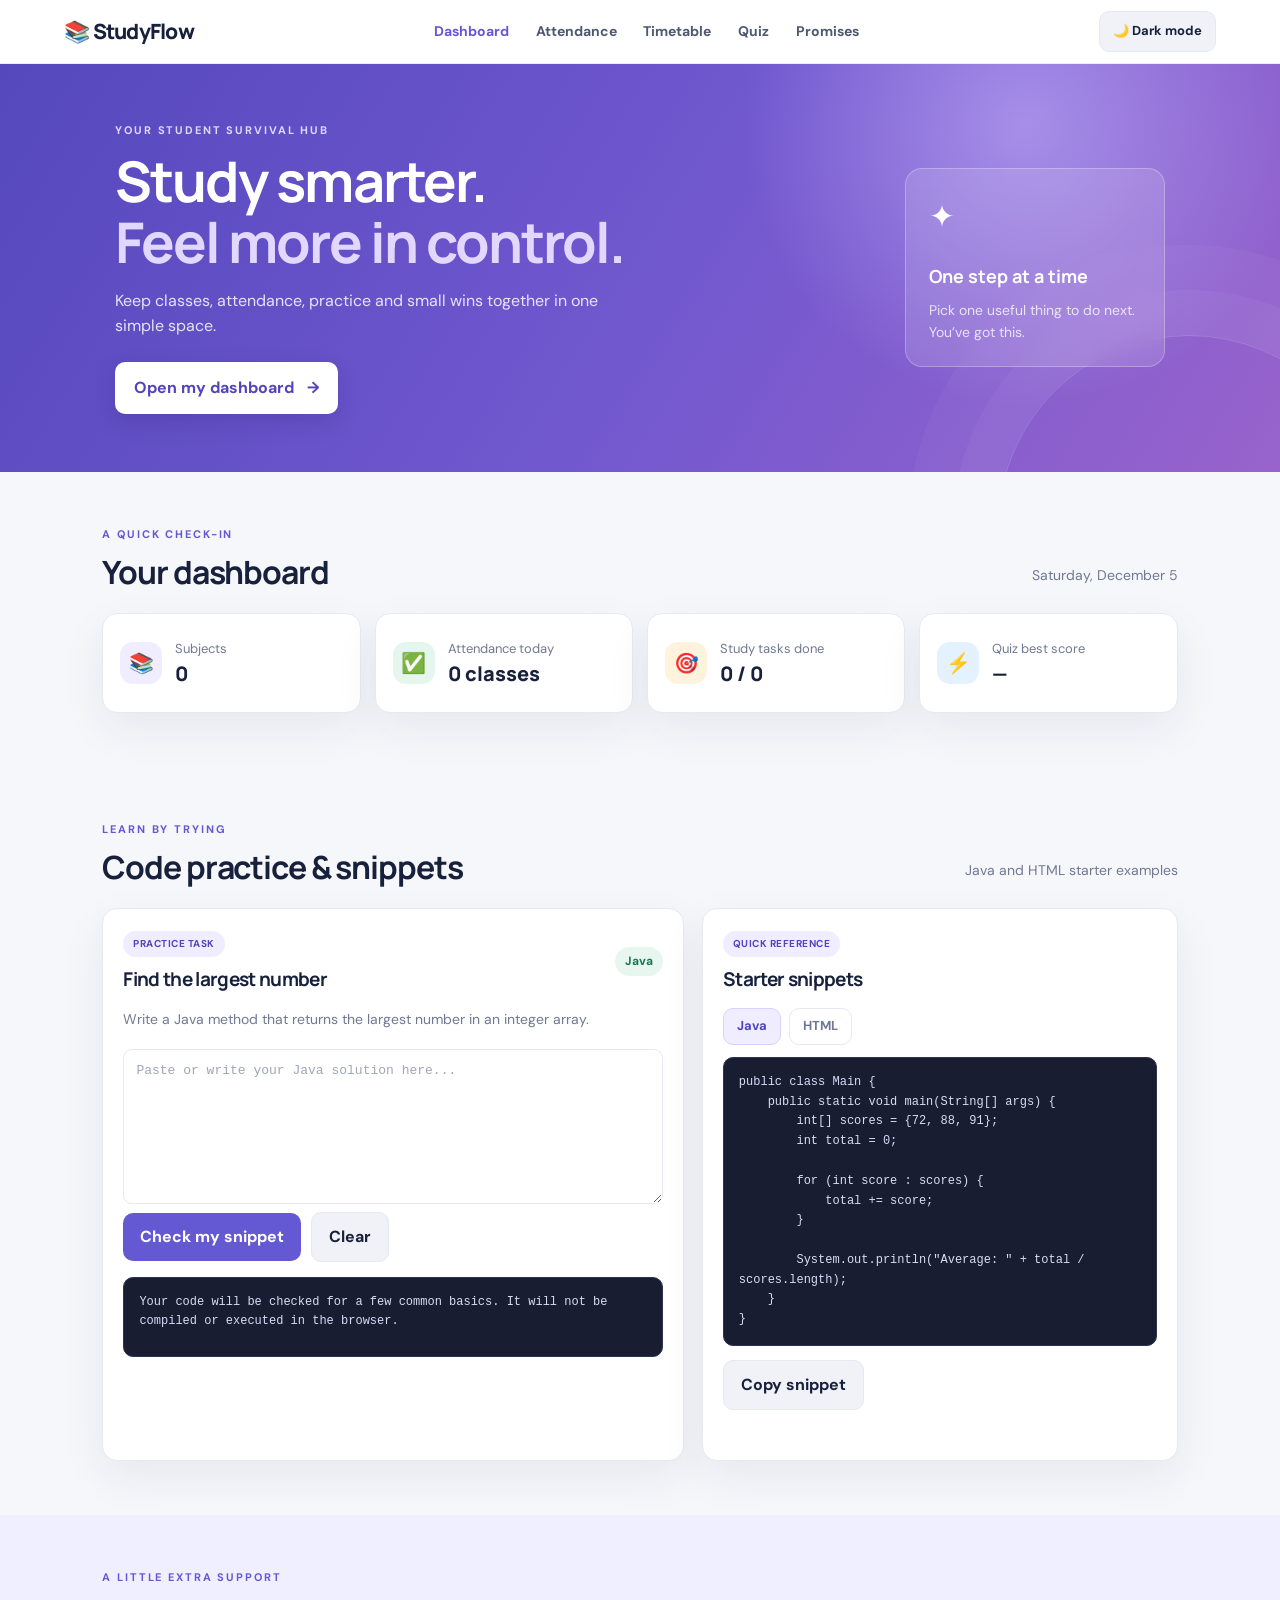
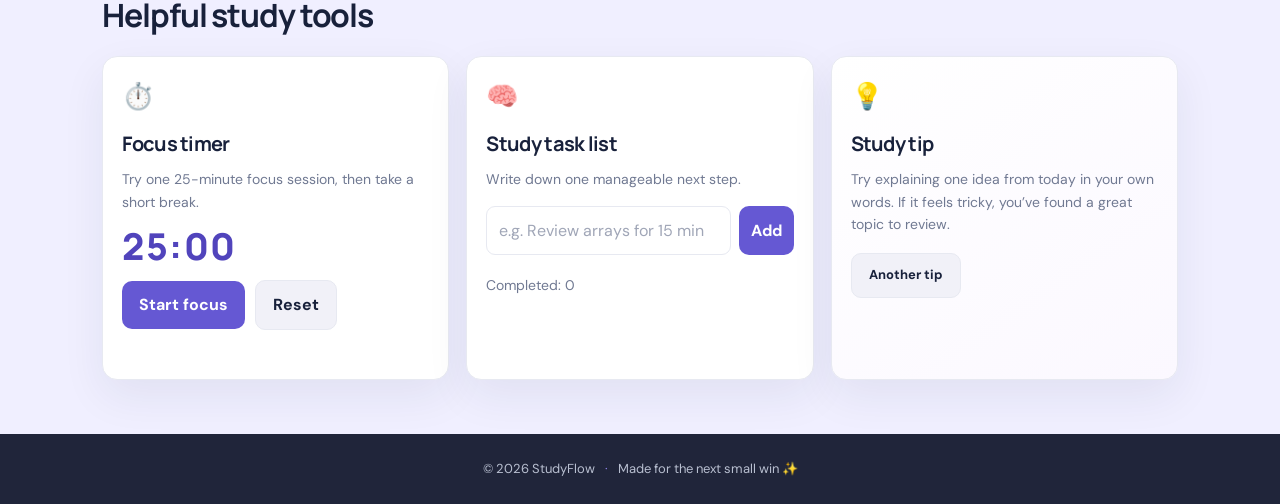
<file: index.html>
<!DOCTYPE html>
<html lang="en">
<head>
    <meta charset="UTF-8">
    <meta name="viewport" content="width=device-width, initial-scale=1.0">
    <meta name="theme-color" content="#f6f7fb">
    <title>StudyFlow — Student Survival Hub</title>
    <link rel="stylesheet" href="style.css">
</head>
<body>
    <header class="navbar">
        <a class="logo" href="#dashboard">📚 StudyFlow</a>
        <nav aria-label="Main navigation">
            <a href="#dashboard" data-page-link="dashboard">Dashboard</a><a href="#attendance" data-page-link="attendance">Attendance</a>
            <a href="#timetable" data-page-link="timetable">Timetable</a><a href="#quiz" data-page-link="quiz">Quiz</a><a href="#promises" data-page-link="promises">Promises</a>
        </nav>
        <button id="darkModeBtn" class="secondary" type="button">🌙 Dark mode</button>
    </header>

    <main>
        <section id="home" class="hero">
            <div class="hero-content">
                <p class="eyebrow">YOUR STUDENT SURVIVAL HUB</p>
                <h1>Study smarter.<br><span>Feel more in control.</span></h1>
                <p>Keep classes, attendance, practice and small wins together in one simple space.</p>
            <a class="button-link" href="#dashboard">Open my dashboard <span aria-hidden="true">→</span></a>
            </div>
            <div class="hero-note"><span class="note-icon">✦</span><strong>One step at a time</strong><p>Pick one useful thing to do next. You’ve got this.</p></div>
        </section>

        <section id="dashboard" class="section dashboard">
            <div class="section-heading"><div><p class="eyebrow">A QUICK CHECK-IN</p><h2>Your dashboard</h2></div><p id="todayLabel" class="muted"></p></div>
            <div class="cards">
                <article class="card stat-card"><span class="stat-icon purple">📚</span><div><p class="stat-label">Subjects</p><p class="stat-value" id="subjectCount">0</p></div></article>
                <article class="card stat-card"><span class="stat-icon green">✅</span><div><p class="stat-label">Attendance today</p><p class="stat-value" id="attendanceStat">0 classes</p></div></article>
                <article class="card stat-card"><span class="stat-icon amber">🎯</span><div><p class="stat-label">Study tasks done</p><p class="stat-value" id="taskCount">0</p></div></article>
                <article class="card stat-card"><span class="stat-icon blue">⚡</span><div><p class="stat-label">Quiz best score</p><p class="stat-value" id="quizBest">—</p></div></article>
            </div>
        </section>

        <section id="attendance" class="section split-section">
            <div class="section-copy"><p class="eyebrow">SHOW UP FOR YOURSELF</p><h2>Attendance tracker</h2><p>Mark the classes you attended today. Your count stays on this device.</p><div class="attendance-total"><strong id="attendanceCount">0</strong><span>classes attended today</span></div>
                <div class="button-row"><button id="attendBtn" type="button">＋ Mark attended</button><button id="undoAttendanceBtn" class="secondary" type="button">Undo</button><button id="resetAttendanceBtn" class="text-button" type="button">Reset today</button></div><p id="attendanceMessage" class="status-message" aria-live="polite"></p>
            </div>
            <div class="tip-card"><span class="tip-emoji">🌱</span><h3>Small habits add up</h3><p>Even showing up when you don’t feel fully ready is progress. Keep your streak realistic and kind.</p></div>
        </section>

        <section id="timetable" class="section tinted">
            <div class="section-heading"><div><p class="eyebrow">KNOW WHAT’S NEXT</p><h2>Class timetable & reminders</h2></div><p class="muted">Reminders work while this page is open.</p></div>
            <form id="scheduleForm" class="form-grid">
                <label>Subject<input id="scheduleSubject" name="subject" required maxlength="40" placeholder="e.g. Computer Science"></label>
                <label>Day<select id="scheduleDay" name="day" required><option value="1">Monday</option><option value="2">Tuesday</option><option value="3">Wednesday</option><option value="4">Thursday</option><option value="5">Friday</option><option value="6">Saturday</option><option value="0">Sunday</option></select></label>
                <label>Start time<input id="scheduleTime" name="time" type="time" required></label>
                <button type="submit">Add class</button>
            </form>
            <div class="table-wrap"><table><thead><tr><th>Day</th><th>Time</th><th>Subject</th><th>Reminder</th><th></th></tr></thead><tbody id="scheduleList"></tbody></table><p id="emptySchedule" class="empty-state">No classes yet. Add a class above to build your timetable.</p></div>
        </section>

        <section id="quiz" class="section quiz-section">
            <div class="section-heading"><div><p class="eyebrow">QUICK PRACTICE</p><h2>Java & HTML quiz</h2></div><span id="quizProgress" class="pill">Question 1 of 5</span></div>
            <div class="quiz-box card"><div class="quiz-meta"><span id="quizTopic" class="topic-tag">Java</span><span id="quizScoreLabel" class="muted">Score: 0</span></div><h3 id="question"></h3><div id="options" class="quiz-options"></div><p id="quizResult" aria-live="polite"></p><button id="nextQuestion" type="button" class="secondary" hidden>Next question →</button></div>
        </section>

        <section id="coding" class="section coding-section">
            <div class="section-heading"><div><p class="eyebrow">LEARN BY TRYING</p><h2>Code practice & snippets</h2></div><p class="muted">Java and HTML starter examples</p></div>
            <div class="coding-layout">
                <article class="card code-card"><div class="code-card-heading"><div><span class="topic-tag">PRACTICE TASK</span><h3>Find the largest number</h3></div><span class="language-tag">Java</span></div><p>Write a Java method that returns the largest number in an integer array.</p><textarea id="codeInput" aria-label="Java practice code" placeholder="Paste or write your Java solution here..."></textarea><div class="button-row"><button id="checkCodeBtn" type="button">Check my snippet</button><button id="clearCodeBtn" class="secondary" type="button">Clear</button></div><pre id="codeOutput" aria-live="polite">Your code will be checked for a few common basics. It will not be compiled or executed in the browser.</pre></article>
                <article class="card snippets-card"><div class="code-card-heading"><div><span class="topic-tag">QUICK REFERENCE</span><h3>Starter snippets</h3></div></div><div class="snippet-tabs" role="tablist" aria-label="Snippet language"><button type="button" class="snippet-tab active" data-snippet="java" role="tab" aria-selected="true">Java</button><button type="button" class="snippet-tab" data-snippet="html" role="tab" aria-selected="false">HTML</button></div><pre id="snippetCode" class="snippet-code"></pre><button id="copySnippet" class="secondary" type="button">Copy snippet</button><p id="copyMessage" class="status-message" aria-live="polite"></p></article>
            </div>
        </section>

        <section id="promises" class="section tinted promises-section">
            <div class="section-heading"><div><p class="eyebrow">JAVASCRIPT CONCEPT</p><h2>Promises</h2></div><p class="muted">Handle work that finishes later</p></div>
            <div class="promise-layout">
                <article class="card promise-card">
                    <h3>What is a Promise?</h3>
                    <p>A Promise represents a result that may be available now, later, or not at all. It has three states: <strong>pending</strong>, <strong>fulfilled</strong>, or <strong>rejected</strong>.</p>
                    <p>Use Promises for asynchronous work such as fetching data from an API, waiting for a timer, or reading a file. They let your page stay responsive while that work is happening.</p>
                    <pre class="snippet-code promise-example"><code>function getStudyTip() {
  return new Promise((resolve) =&gt; {
    setTimeout(() =&gt; resolve("Review for 10 minutes"), 800);
  });
}

getStudyTip().then((tip) =&gt; console.log(tip));</code></pre>
                    <p class="muted small">Here, <code>resolve</code> supplies the result and <code>.then()</code> handles it when ready. Use <code>.catch()</code> to handle a rejected Promise.</p>
                </article>
                <article class="card promise-demo">
                    <span class="tool-icon" aria-hidden="true">⏳</span><h3>Try the async example</h3>
                    <p>Click to simulate loading a study tip. The result appears after a short delay.</p>
                    <button id="promiseDemoBtn" type="button">Load a study tip</button>
                    <p id="promiseDemoOutput" class="status-message" aria-live="polite">Ready when you are.</p>
                </article>
            </div>
        </section>

        <section id="helpful" class="section tinted helpful-section">
            <div class="section-heading"><div><p class="eyebrow">A LITTLE EXTRA SUPPORT</p><h2>Helpful study tools</h2></div></div>
            <div class="helpful-grid">
                <article class="card tool-card"><span class="tool-icon">⏱️</span><h3>Focus timer</h3><p>Try one 25-minute focus session, then take a short break.</p><div class="timer-display" id="timerDisplay">25:00</div><div class="button-row"><button id="timerStart" type="button">Start focus</button><button id="timerReset" class="secondary" type="button">Reset</button></div><p id="timerMessage" class="status-message" aria-live="polite"></p></article>
                <article class="card tool-card"><span class="tool-icon">🧠</span><h3>Study task list</h3><p>Write down one manageable next step.</p><form id="taskForm" class="task-form"><label class="sr-only" for="taskInput">New study task</label><input id="taskInput" maxlength="100" placeholder="e.g. Review arrays for 15 min" required><button type="submit">Add</button></form><ul id="taskList" class="task-list"></ul><p class="muted small">Completed: <span id="completedTasks">0</span></p></article>
                <article class="card tool-card encouragement"><span class="tool-icon">💡</span><h3>Study tip</h3><p id="studyTip">Try explaining one idea from today in your own words. If it feels tricky, you’ve found a great topic to review.</p><button id="newTip" class="secondary" type="button">Another tip</button></article>
            </div>
        </section>
    </main>
    <footer><p>© 2026 StudyFlow <span>·</span> Made for the next small win ✨</p></footer>
    <script src="script.js"></script>
</body>
</html>
</file>
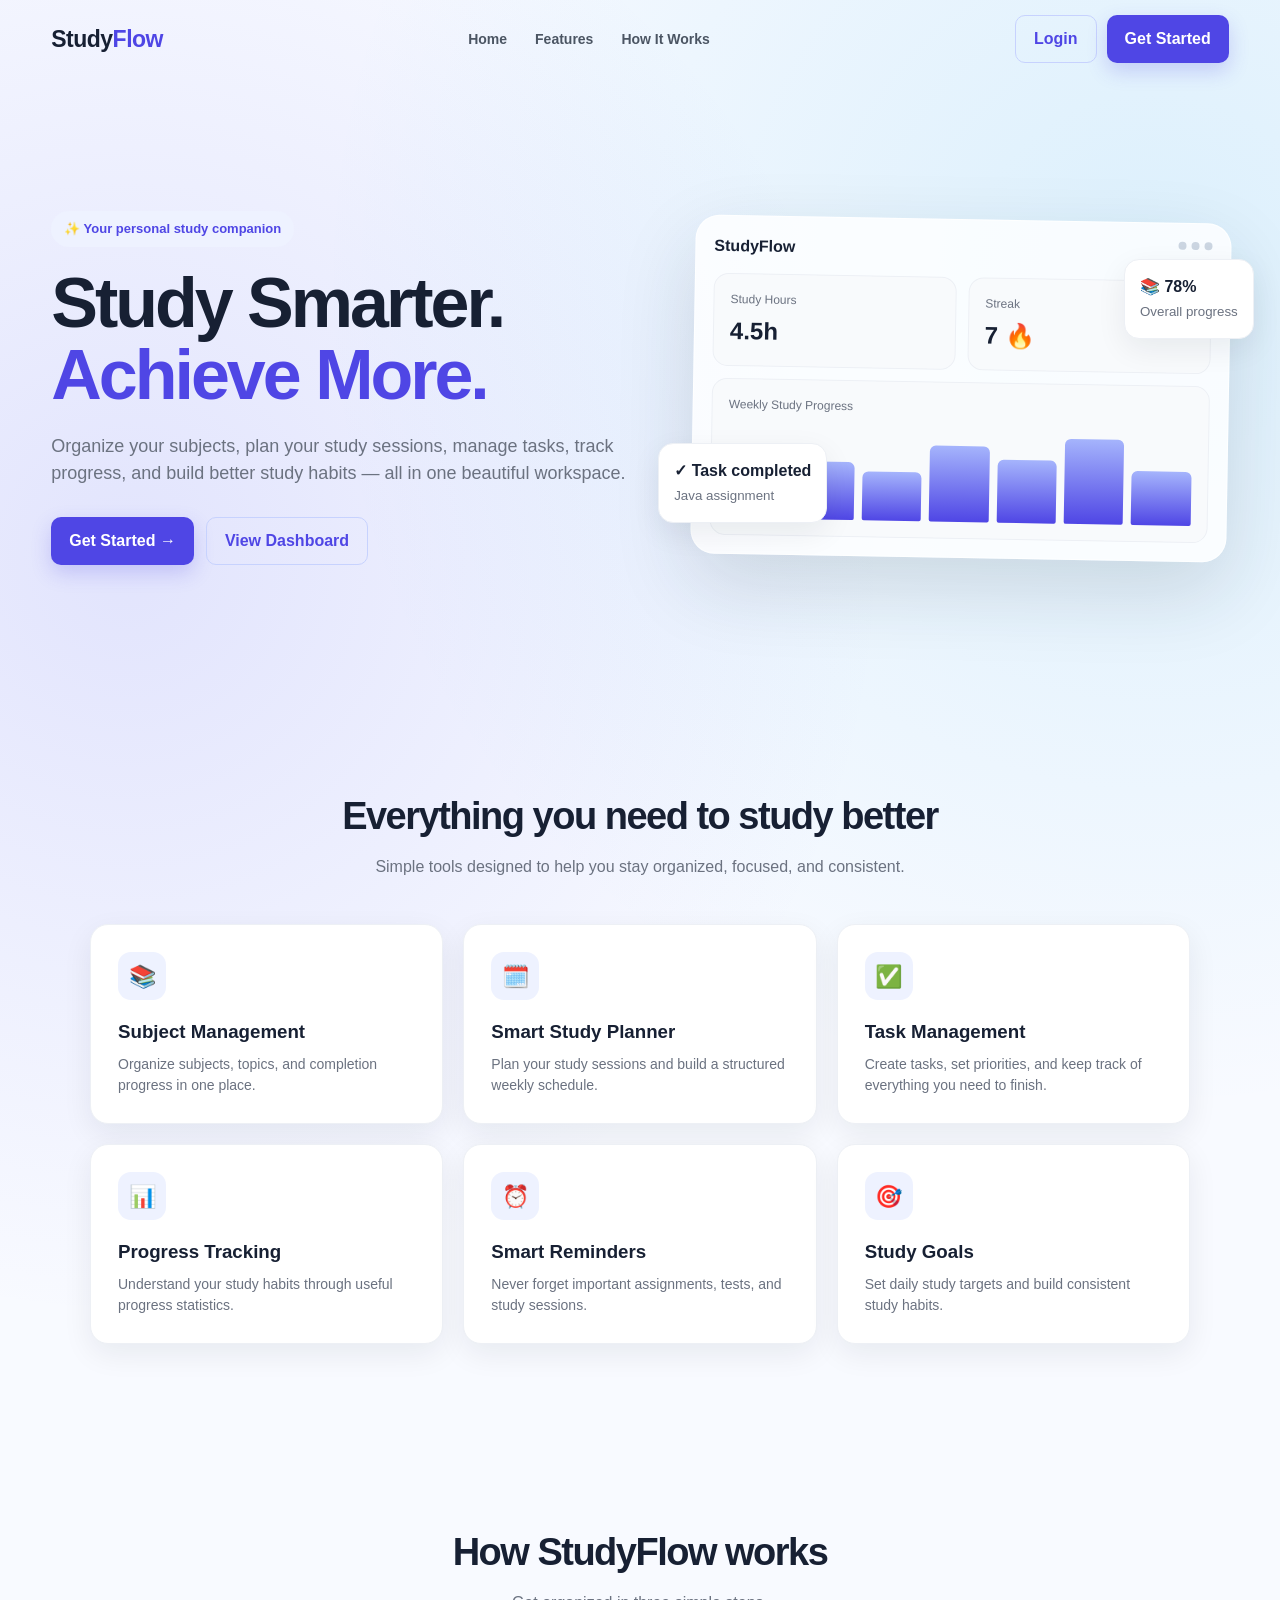
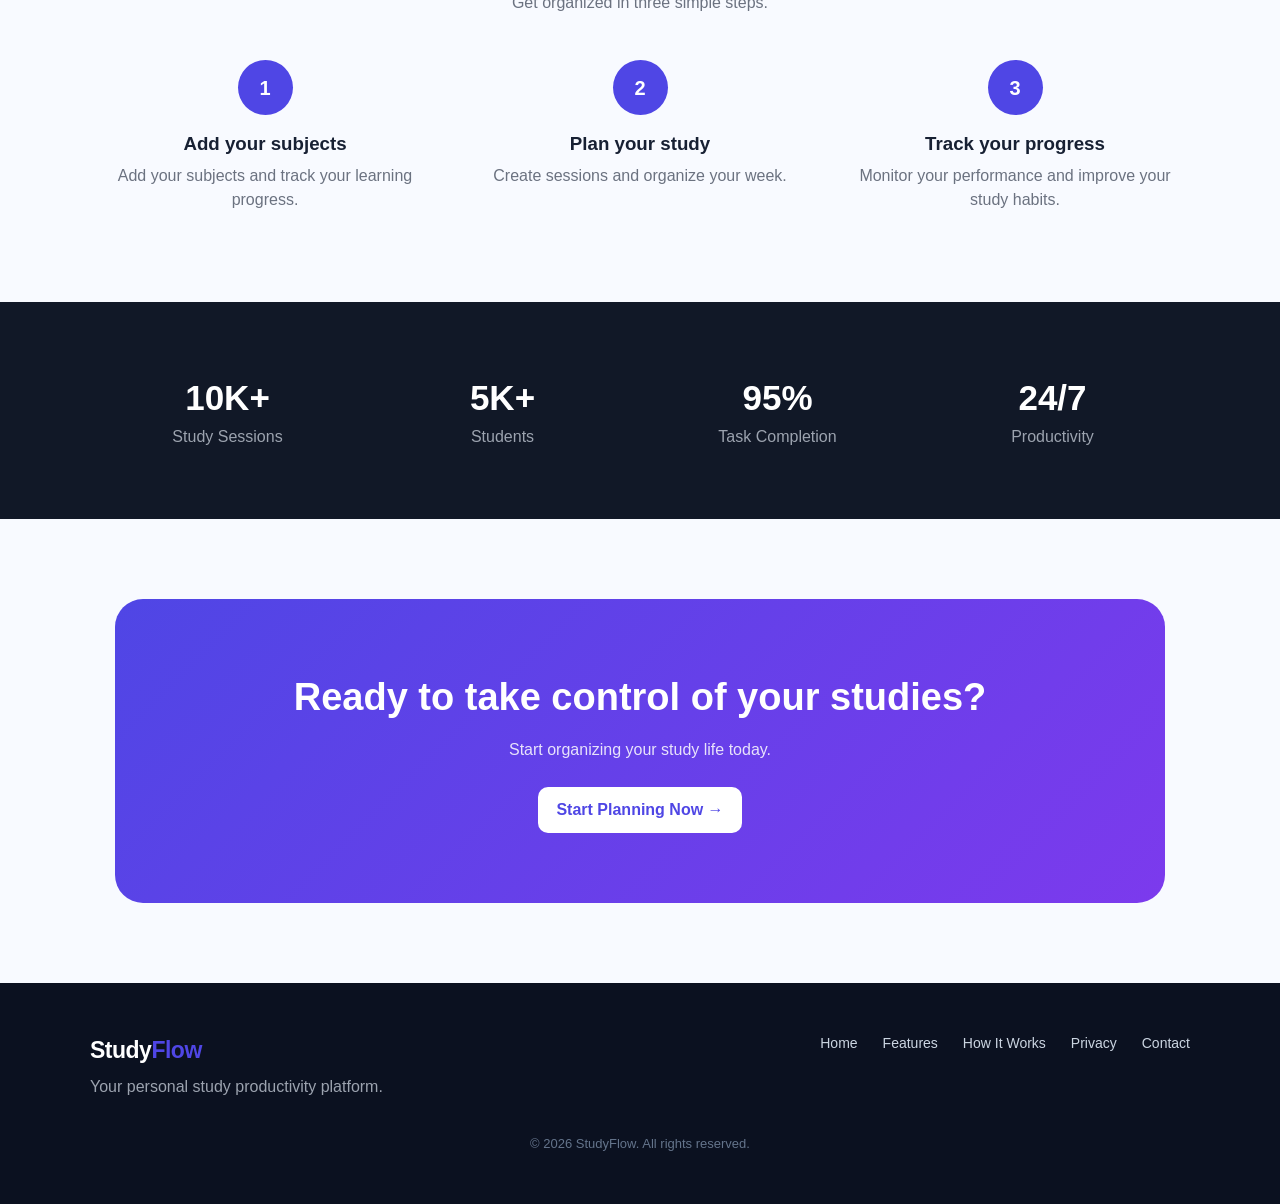
<file: Smart student Survival Hub.html>
<!DOCTYPE html>

<html lang="en">

<head>

<meta charset="UTF-8">

<meta name="viewport" content="width=device-width, initial-scale=1.0">

<title>StudyFlow | Study Smarter. Achieve More.</title>

<style>

:root{

    --primary:#4f46e5;

    --primary2:#6366f1;

    --bg:#f6f7fb;

    --card:#ffffff;

    --text:#172033;

    --muted:#6b7280;

    --border:#e5e7eb;

    --success:#10b981;

    --warning:#f59e0b;

    --danger:#ef4444;

    --sidebar:#111827;

    --shadow:0 10px 30px rgba(15,23,42,.07);

    --radius:18px;

}

*{

    margin:0;

    padding:0;

    box-sizing:border-box;

}

html{

    scroll-behavior:smooth;

}

body{

    font-family:Inter,Segoe UI,Arial,sans-serif;

    background:var(--bg);

    color:var(--text);

    line-height:1.5;

}

button,input,select,textarea{

    font:inherit;

}

button{

    cursor:pointer;

}

a{

    text-decoration:none;

    color:inherit;

}

/* =========================

   LANDING PAGE

========================= */

.landing{

    min-height:100vh;

    background:

        radial-gradient(circle at 10% 20%,rgba(99,102,241,.15),transparent 30%),

        radial-gradient(circle at 90% 10%,rgba(14,165,233,.12),transparent 30%),

        #f8faff;

}

.landing-nav{

    width:min(1180px,92%);

    margin:auto;

    height:78px;

    display:flex;

    align-items:center;

    justify-content:space-between;

}

.logo{

    font-size:23px;

    font-weight:800;

    letter-spacing:-.5px;

}

.logo span{

    color:var(--primary);

}

.landing-links{

    display:flex;

    gap:28px;

    align-items:center;

}

.landing-links a{

    color:#4b5563;

    font-size:14px;

    font-weight:600;

}

.landing-links a:hover{

    color:var(--primary);

}

.nav-actions{

    display:flex;

    gap:10px;

}

.btn{

    border:none;

    padding:11px 18px;

    border-radius:10px;

    font-weight:700;

    transition:.25s;

}

.btn-primary{

    background:var(--primary);

    color:white;

    box-shadow:0 8px 20px rgba(79,70,229,.22);

}

.btn-primary:hover{

    transform:translateY(-2px);

    background:#4338ca;

}

.btn-outline{

    background:transparent;

    color:var(--primary);

    border:1px solid #c7d2fe;

}

.btn-outline:hover{

    background:#eef2ff;

}

.hero{

    width:min(1180px,92%);

    margin:auto;

    min-height:620px;

    display:grid;

    grid-template-columns:1.05fr .95fr;

    align-items:center;

    gap:50px;

}

.badge{

    display:inline-flex;

    align-items:center;

    gap:8px;

    background:#eef2ff;

    color:var(--primary);

    padding:8px 13px;

    border-radius:30px;

    font-size:13px;

    font-weight:700;

    margin-bottom:20px;

}

.hero h1{

    font-size:clamp(42px,6vw,70px);

    line-height:1.03;

    letter-spacing:-3px;

    margin-bottom:22px;

}

.hero h1 span{

    color:var(--primary);

}

.hero p{

    color:var(--muted);

    font-size:18px;

    max-width:590px;

    margin-bottom:30px;

}

.hero-actions{

    display:flex;

    gap:12px;

    flex-wrap:wrap;

}

.hero-visual{

    position:relative;

}

.mockup{

    background:rgba(255,255,255,.8);

    border:1px solid rgba(255,255,255,.8);

    box-shadow:0 30px 80px rgba(30,41,59,.14);

    border-radius:24px;

    padding:18px;

    transform:rotate(1deg);

}

.mockup-top{

    display:flex;

    justify-content:space-between;

    margin-bottom:15px;

}

.dot-group{

    display:flex;

    gap:5px;

}

.dot{

    width:8px;

    height:8px;

    border-radius:50%;

    background:#cbd5e1;

}

.mockup-grid{

    display:grid;

    grid-template-columns:1fr 1fr;

    gap:12px;

}

.mini-card{

    background:#f8fafc;

    border:1px solid #edf0f5;

    padding:16px;

    border-radius:15px;

}

.mini-card.large{

    grid-column:span 2;

}

.mini-title{

    font-size:12px;

    color:var(--muted);

}

.mini-value{

    font-size:24px;

    font-weight:800;

    margin-top:5px;

}

.chart{

    height:90px;

    display:flex;

    align-items:end;

    gap:8px;

    margin-top:15px;

}

.bar{

    flex:1;

    background:linear-gradient(to top,var(--primary),#a5b4fc);

    border-radius:6px 6px 2px 2px;

}

.float-card{

    position:absolute;

    background:white;

    padding:15px;

    border-radius:15px;

    box-shadow:var(--shadow);

    border:1px solid #edf0f5;

}

.float-one{

    left:-35px;

    bottom:35px;

}

.float-two{

    right:-25px;

    top:40px;

}

.float-card strong{

    display:block;

}

.float-card small{

    color:var(--muted);

}

/* LANDING SECTIONS */

.landing-section{

    width:min(1100px,92%);

    margin:0 auto;

    padding:90px 0;

}

.section-heading{

    text-align:center;

    max-width:650px;

    margin:0 auto 45px;

}

.section-heading h2{

    font-size:38px;

    letter-spacing:-1.5px;

    margin-bottom:10px;

}

.section-heading p{

    color:var(--muted);

}

.feature-grid{

    display:grid;

    grid-template-columns:repeat(3,1fr);

    gap:20px;

}

.feature-card{

    background:white;

    padding:27px;

    border-radius:var(--radius);

    border:1px solid #edf0f5;

    box-shadow:var(--shadow);

    transition:.25s;

}

.feature-card:hover{

    transform:translateY(-5px);

}

.feature-icon{

    width:48px;

    height:48px;

    border-radius:13px;

    display:flex;

    align-items:center;

    justify-content:center;

    background:#eef2ff;

    font-size:22px;

    margin-bottom:18px;

}

.feature-card h3{

    margin-bottom:8px;

}

.feature-card p{

    color:var(--muted);

    font-size:14px;

}

.steps{

    display:grid;

    grid-template-columns:repeat(3,1fr);

    gap:25px;

}

.step{

    text-align:center;

}

.step-number{

    width:55px;

    height:55px;

    margin:0 auto 15px;

    border-radius:50%;

    background:var(--primary);

    color:white;

    display:flex;

    align-items:center;

    justify-content:center;

    font-size:20px;

    font-weight:800;

}

.step p{

    color:var(--muted);

    margin-top:6px;

}

.stats{

    background:#111827;

    color:white;

    width:100%;

}

.stats-inner{

    width:min(1100px,92%);

    margin:auto;

    padding:70px 0;

    display:grid;

    grid-template-columns:repeat(4,1fr);

    text-align:center;

}

.stat strong{

    display:block;

    font-size:35px;

}

.stat span{

    color:#9ca3af;

}

.cta{

    width:min(1050px,92%);

    margin:80px auto;

    padding:70px 40px;

    border-radius:28px;

    text-align:center;

    background:linear-gradient(135deg,#4f46e5,#7c3aed);

    color:white;

}

.cta h2{

    font-size:38px;

    margin-bottom:12px;

}

.cta p{

    opacity:.85;

    margin-bottom:25px;

}

.cta .btn{

    background:white;

    color:var(--primary);

}

.footer{

    background:#0b1120;

    color:white;

    padding:50px 0;

}

.footer-inner{

    width:min(1100px,92%);

    margin:auto;

    display:flex;

    justify-content:space-between;

    gap:30px;

}

.footer p{

    color:#9ca3af;

    margin-top:8px;

}

.footer-links{

    display:flex;

    gap:25px;

    color:#cbd5e1;

    font-size:14px;

}

/* =========================

   APP

========================= */

.app{

    display:none;

}

.sidebar{

    position:fixed;

    left:0;

    top:0;

    width:245px;

    height:100vh;

    background:var(--sidebar);

    color:white;

    padding:25px 15px;

    z-index:1000;

}

.sidebar-logo{

    padding:0 12px 30px;

    font-size:23px;

    font-weight:800;

}

.sidebar-logo span{

    color:#818cf8;

}

.nav{

    display:flex;

    flex-direction:column;

    gap:6px;

}

.nav button{

    border:none;

    background:transparent;

    color:#9ca3af;

    padding:13px 14px;

    border-radius:10px;

    text-align:left;

    font-weight:600;

    transition:.2s;

}

.nav button:hover,

.nav button.active{

    background:#312e81;

    color:white;

}

.main{

    margin-left:245px;

    min-height:100vh;

}

.app-header{

    height:75px;

    background:var(--card);

    border-bottom:1px solid var(--border);

    display:flex;

    align-items:center;

    justify-content:space-between;

    padding:0 30px;

    position:sticky;

    top:0;

    z-index:500;

}

.header-left{

    display:flex;

    align-items:center;

    gap:15px;

}

.menu-btn{

    display:none;

    border:none;

    background:#eef2ff;

    color:var(--primary);

    padding:9px 12px;

    border-radius:9px;

}

.search{

    width:260px;

    padding:10px 14px;

    border:1px solid var(--border);

    border-radius:10px;

    outline:none;

    background:var(--bg);

}

.profile{

    display:flex;

    align-items:center;

    gap:10px;

}

.avatar{

    width:40px;

    height:40px;

    border-radius:50%;

    display:flex;

    align-items:center;

    justify-content:center;

    background:linear-gradient(135deg,#4f46e5,#7c3aed);

    color:white;

    font-weight:800;

}

.app-content{

    padding:30px;

    max-width:1450px;

}

.page{

    display:none;

}

.page.active{

    display:block;

    animation:fade .25s ease;

}

@keyframes fade{

    from{opacity:0;transform:translateY(5px)}

    to{opacity:1;transform:translateY(0)}

}

.page-title{

    margin-bottom:25px;

}

.page-title h1{

    font-size:28px;

    letter-spacing:-1px;

}

.page-title p{

    color:var(--muted);

    margin-top:3px;

}

/* DASHBOARD */

.welcome{

    background:linear-gradient(135deg,#312e81,#4f46e5);

    color:white;

    border-radius:20px;

    padding:28px;

    margin-bottom:22px;

    display:flex;

    justify-content:space-between;

    align-items:center;

    overflow:hidden;

}

.welcome p{

    opacity:.8;

    margin-top:5px;

}

.welcome-icon{

    font-size:65px;

    opacity:.8;

}

.cards{

    display:grid;

    grid-template-columns:repeat(4,1fr);

    gap:17px;

    margin-bottom:22px;

}

.card{

    background:var(--card);

    border:1px solid var(--border);

    border-radius:var(--radius);

    padding:20px;

    box-shadow:var(--shadow);

}

.card-top{

    display:flex;

    justify-content:space-between;

    align-items:center;

}

.card-icon{

    width:40px;

    height:40px;

    border-radius:10px;

    display:flex;

    align-items:center;

    justify-content:center;

    background:#eef2ff;

}

.card h4{

    color:var(--muted);

    font-size:13px;

    font-weight:600;

}

.card-value{

    font-size:27px;

    font-weight:800;

    margin-top:10px;

}

.dashboard-grid{

    display:grid;

    grid-template-columns:1.5fr 1fr;

    gap:20px;

}

.panel{

    background:var(--card);

    border:1px solid var(--border);

    border-radius:var(--radius);

    padding:22px;

    box-shadow:var(--shadow);

    margin-bottom:20px;

}

.panel-header{

    display:flex;

    justify-content:space-between;

    align-items:center;

    margin-bottom:18px;

}

.panel-header h2{

    font-size:17px;

}

.task-row{

    display:flex;

    align-items:center;

    justify-content:space-between;

    padding:13px 0;

    border-bottom:1px solid var(--border);

}

.task-row:last-child{

    border-bottom:none;

}

.task-left{

    display:flex;

    align-items:center;

    gap:12px;

}

.task-left input{

    width:18px;

    height:18px;

    accent-color:var(--primary);

}

.task-info strong{

    display:block;

    font-size:14px;

}

.task-info small{

    color:var(--muted);

}

.badge-small{

    padding:5px 9px;

    border-radius:20px;

    font-size:11px;

    font-weight:700;

}

.badge-high{

    background:#fee2e2;

    color:#b91c1c;

}

.badge-medium{

    background:#fef3c7;

    color:#92400e;

}

.badge-low{

    background:#dcfce7;

    color:#166534;

}

.session{

    border:1px solid var(--border);

    padding:16px;

    border-radius:13px;

}

.session-title{

    display:flex;

    justify-content:space-between;

}

.session h3{

    font-size:17px;

}

.muted{

    color:var(--muted);

}

.progress{

    height:9px;

    background:#e5e7eb;

    border-radius:20px;

    overflow:hidden;

}

.progress div{

    height:100%;

    background:linear-gradient(90deg,var(--primary),#8b5cf6);

    border-radius:20px;

}

.chart-box{

    height:230px;

    display:flex;

    align-items:end;

    gap:13px;

    padding-top:20px;

}

.chart-column{

    flex:1;

    display:flex;

    flex-direction:column;

    justify-content:end;

    align-items:center;

    height:100%;

}

.chart-bar{

    width:65%;

    max-width:35px;

    background:linear-gradient(to top,var(--primary),#a5b4fc);

    border-radius:7px 7px 2px 2px;

}

.chart-column small{

    color:var(--muted);

    margin-top:8px;

}

/* SUBJECTS */

.subject-grid{

    display:grid;

    grid-template-columns:repeat(3,1fr);

    gap:18px;

}

.subject-card{

    background:var(--card);

    border:1px solid var(--border);

    border-radius:var(--radius);

    padding:22px;

    box-shadow:var(--shadow);

}

.subject-top{

    display:flex;

    justify-content:space-between;

    align-items:center;

    margin-bottom:18px;

}

.subject-icon{

    width:48px;

    height:48px;

    display:flex;

    justify-content:center;

    align-items:center;

    border-radius:13px;

    background:#eef2ff;

    font-size:23px;

}

.subject-card h3{

    margin-bottom:4px;

}

.subject-card small{

    color:var(--muted);

}

.subject-progress{

    margin:17px 0;

}

.progress-info{

    display:flex;

    justify-content:space-between;

    font-size:12px;

    margin-bottom:7px;

}

/* FORMS */

.form-grid{

    display:grid;

    grid-template-columns:repeat(2,1fr);

    gap:17px;

}

.form-group{

    margin-bottom:16px;

}

.form-group.full{

    grid-column:span 2;

}

.form-group label{

    display:block;

    font-size:13px;

    font-weight:700;

    margin-bottom:6px;

}

.form-group input,

.form-group select,

.form-group textarea{

    width:100%;

    border:1px solid var(--border);

    background:var(--card);

    color:var(--text);

    padding:11px 13px;

    border-radius:10px;

    outline:none;

}

.form-group textarea{

    min-height:90px;

    resize:vertical;

}

.form-group input:focus,

.form-group select:focus,

.form-group textarea:focus{

    border-color:var(--primary);

    box-shadow:0 0 0 3px rgba(79,70,229,.1);

}

/* FILTERS */

.filters{

    display:flex;

    gap:8px;

    flex-wrap:wrap;

}

.filter-btn{

    border:1px solid var(--border);

    background:var(--card);

    padding:8px 14px;

    border-radius:9px;

    color:var(--muted);

}

.filter-btn.active{

    background:var(--primary);

    color:white;

    border-color:var(--primary);

}

/* CALENDAR */

.calendar{

    overflow:auto;

}

.calendar-grid{

    min-width:750px;

    display:grid;

    grid-template-columns:90px repeat(7,1fr);

    border:1px solid var(--border);

    border-radius:12px;

    overflow:hidden;

}

.calendar-grid > div{

    min-height:80px;

    border-right:1px solid var(--border);

    border-bottom:1px solid var(--border);

    padding:9px;

    font-size:12px;

}

.calendar-head{

    background:#f8fafc;

    font-weight:800;

    text-align:center;

}

.calendar-event{

    background:#eef2ff;

    color:#3730a3;

    padding:7px;

    border-radius:7px;

    font-size:11px;

    margin-top:5px;

    font-weight:700;

}

/* TABLE */

.table-wrap{

    overflow:auto;

}

table{

    width:100%;

    border-collapse:collapse;

}

th,td{

    padding:14px 10px;

    text-align:left;

    border-bottom:1px solid var(--border);

    font-size:13px;

}

th{

    color:var(--muted);

    font-size:12px;

}

/* REMINDERS */

.reminder-grid{

    display:grid;

    grid-template-columns:repeat(3,1fr);

    gap:17px;

}

.reminder-card{

    background:var(--card);

    border:1px solid var(--border);

    padding:20px;

    border-radius:var(--radius);

    box-shadow:var(--shadow);

}

.reminder-card h3{

    margin:10px 0 5px;

}

.reminder-date{

    color:var(--muted);

    font-size:13px;

}

/* SETTINGS */

.settings-grid{

    display:grid;

    grid-template-columns:230px 1fr;

    gap:20px;

}

.settings-menu{

    background:var(--card);

    border:1px solid var(--border);

    border-radius:var(--radius);

    padding:10px;

    height:max-content;

}

.settings-menu button{

    display:block;

    width:100%;

    text-align:left;

    border:none;

    background:transparent;

    padding:12px;

    border-radius:9px;

}

.settings-menu button.active{

    background:#eef2ff;

    color:var(--primary);

}

/* MODAL */

.modal-overlay{

    position:fixed;

    inset:0;

    background:rgba(15,23,42,.55);

    display:none;

    align-items:center;

    justify-content:center;

    z-index:3000;

    padding:20px;

}

.modal-overlay.show{

    display:flex;

}

.modal{

    width:min(550px,100%);

    max-height:90vh;

    overflow:auto;

    background:var(--card);

    color:var(--text);

    border-radius:20px;

    padding:25px;

    box-shadow:0 30px 80px rgba(0,0,0,.2);

}

.modal-header{

    display:flex;

    justify-content:space-between;

    align-items:center;

    margin-bottom:22px;

}

.close{

    border:none;

    background:#f1f5f9;

    width:34px;

    height:34px;

    border-radius:8px;

}

/* TOAST */

.toast{

    position:fixed;

    right:25px;

    bottom:25px;

    background:#111827;

    color:white;

    padding:13px 18px;

    border-radius:10px;

    box-shadow:var(--shadow);

    transform:translateY(100px);

    opacity:0;

    transition:.3s;

    z-index:5000;

}

.toast.show{

    transform:translateY(0);

    opacity:1;

}



/* CODE QUIZ */

.code-quiz-stats{

    display:grid;

    grid-template-columns:repeat(5,1fr);

    gap:16px;

    margin-bottom:20px;

}

.quiz-stat{

    background:var(--card);

    border:1px solid var(--border);

    border-radius:var(--radius);

    padding:18px;

    box-shadow:var(--shadow);

}

.quiz-stat span{display:block;color:var(--muted);font-size:12px;font-weight:700}

.quiz-stat strong{display:block;font-size:25px;margin-top:6px}

.quiz-controls{display:flex;gap:9px;flex-wrap:wrap;margin-bottom:18px}

.quiz-control{border:1px solid var(--border);background:var(--card);color:var(--text);padding:9px 14px;border-radius:10px;font-weight:700}

.quiz-control.active{background:var(--primary);border-color:var(--primary);color:#fff}

.quiz-progress{height:8px;background:#e5e7eb;border-radius:20px;overflow:hidden;margin:10px 0 20px}

.quiz-progress div{height:100%;background:linear-gradient(90deg,var(--primary),#8b5cf6);transition:width .3s}

.code-question{font-size:19px;font-weight:800;margin-bottom:15px}

.code-block{background:#0b1120;color:#e2e8f0;border-radius:14px;padding:18px;overflow:auto;font-family:Consolas,Monaco,monospace;font-size:14px;line-height:1.65;margin:15px 0}

.answer-grid{display:grid;grid-template-columns:1fr 1fr;gap:12px}

.answer-btn{background:var(--card);border:1px solid var(--border);color:var(--text);padding:15px;text-align:left;border-radius:12px;font-weight:700;transition:.2s}

.answer-btn:hover{border-color:var(--primary);transform:translateY(-1px)}

.answer-btn.correct{border-color:#10b981;background:rgba(16,185,129,.12);color:#047857}

.answer-btn.wrong{border-color:#ef4444;background:rgba(239,68,68,.12);color:#b91c1c}

.quiz-feedback{margin-top:16px;padding:14px;border-radius:12px;background:var(--bg);border:1px solid var(--border);display:none}

.quiz-feedback.show{display:block}

.quiz-actions{display:flex;justify-content:space-between;gap:10px;margin-top:20px;flex-wrap:wrap}

.quiz-meta{display:flex;justify-content:space-between;align-items:center;color:var(--muted);font-size:13px}

.quiz-result{text-align:center;padding:30px}

.quiz-result .score-big{font-size:52px;font-weight:900;color:var(--primary)}

.quiz-empty{text-align:center;color:var(--muted);padding:30px}

.header-actions{display:flex;align-items:center;gap:12px}

.theme-toggle{border:1px solid var(--border);background:var(--card);color:var(--text);padding:9px 13px;border-radius:10px;font-weight:800;transition:.25s}

.theme-toggle:hover{transform:translateY(-1px);border-color:var(--primary)}

body{transition:background .3s,color .3s}

.card,.panel,.subject-card,.reminder-card,.app-header,.search,.form-group input,.form-group select,.form-group textarea,.filter-btn,.theme-toggle,.quiz-stat,.quiz-control,.answer-btn{transition:background .3s,color .3s,border-color .3s,box-shadow .3s}

/* DARK MODE */

body.dark{

    --bg:#0f172a;

    --card:#111827;

    --text:#f8fafc;

    --muted:#94a3b8;

    --border:#1f2937;

}

body.dark .landing{

    background:#0f172a;

}

body.dark .landing-links a{

    color:#cbd5e1;

}

body.dark .mockup,

body.dark .mini-card,

body.dark .float-card{

    background:#111827;

    border-color:#1f2937;

}

body.dark .stats{

    background:#020617;

}

body.dark .calendar-head{

    background:#1e293b;

}

body.dark .btn-outline{

    border-color:#4f46e5;

}

body.dark .settings-menu button.active{

    background:#312e81;

}

body.dark .progress{background:#263244;}

body.dark .calendar-event{background:#312e81;color:#e0e7ff;}

body.dark .badge-high{background:#451a1a;color:#fecaca;}

body.dark .badge-medium{background:#422006;color:#fde68a;}

body.dark .badge-low{background:#052e1b;color:#bbf7d0;}

body.dark .quiz-control:hover,

body.dark .answer-btn:hover,

body.dark .theme-toggle:hover{background:#1e293b;}



/* RESPONSIVE */

@media(max-width:1050px){

    .hero{

        grid-template-columns:1fr;

        padding:60px 0;

    }

    .hero-visual{

        max-width:650px;

        margin:auto;

        width:100%;

    }

    .feature-grid{

        grid-template-columns:repeat(2,1fr);

    }

    .cards{

        grid-template-columns:repeat(2,1fr);

    }

    .subject-grid,

    .reminder-grid{

        grid-template-columns:repeat(2,1fr);

    }

    .dashboard-grid{

        grid-template-columns:1fr;

    }

}

@media(max-width:800px){

    .code-quiz-stats{grid-template-columns:repeat(2,1fr);}

    .answer-grid{grid-template-columns:1fr;}

    .header-actions{gap:7px;}

    .theme-toggle{font-size:12px;padding:8px 9px;}

    .landing-links{

        display:none;

    }

    .stats-inner{

        grid-template-columns:repeat(2,1fr);

        gap:30px;

    }

    .steps{

        grid-template-columns:1fr;

    }

    .sidebar{

        transform:translateX(-100%);

        transition:.3s;

    }

    .sidebar.show{

        transform:translateX(0);

    }

    .main{

        margin-left:0;

    }

    .menu-btn{

        display:block;

    }

    .search{

        display:none;

    }

    .settings-grid{

        grid-template-columns:1fr;

    }

}

@media(max-width:600px){

    .hero h1{

        letter-spacing:-2px;

    }

    .hero p{

        font-size:16px;

    }

    .feature-grid,

    .subject-grid,

    .reminder-grid,

    .cards{

        grid-template-columns:1fr;

    }

    .landing-section{

        padding:65px 0;

    }

    .section-heading h2,

    .cta h2{

        font-size:30px;

    }

    .footer-inner{

        flex-direction:column;

    }

    .footer-links{

        flex-wrap:wrap;

    }

    .app-content{

        padding:20px;

    }

    .welcome-icon{

        display:none;

    }

    .form-grid{

        grid-template-columns:1fr;

    }

    .form-group.full{

        grid-column:span 1;

    }

}


/* =========================
   PROFESSIONAL AUTH UI
========================= */
.auth-subtitle{color:var(--muted);font-size:14px;margin-top:-12px;margin-bottom:20px}
.auth-error{display:none;color:#b91c1c;background:#fef2f2;border:1px solid #fecaca;padding:11px 13px;border-radius:10px;margin-bottom:16px;font-size:13px;font-weight:700}
.auth-success{display:none;color:#047857;background:#ecfdf5;border:1px solid #a7f3d0;padding:11px 13px;border-radius:10px;margin-bottom:16px;font-size:13px;font-weight:700}
.auth-field input.input-error{border-color:#ef4444!important;box-shadow:0 0 0 3px rgba(239,68,68,.10)!important}
.auth-field input.input-ok{border-color:#10b981!important;box-shadow:0 0 0 3px rgba(16,185,129,.10)!important}
.password-wrap{position:relative}.password-wrap input{padding-right:76px}
.password-toggle{position:absolute;right:10px;top:50%;transform:translateY(-50%);border:0;background:transparent;color:var(--muted);font-size:12px;font-weight:800;padding:5px}
.auth-footer{text-align:center;margin-top:16px;font-size:13px;color:var(--muted)}
.auth-link{border:0;background:none;color:var(--primary);font-weight:800;cursor:pointer}
.auth-hint{margin-top:14px;padding:10px 12px;border-radius:10px;background:var(--bg);color:var(--muted);font-size:12px;line-height:1.5}
body.dark .auth-error{background:#451a1a;color:#fecaca;border-color:#7f1d1d}
body.dark .auth-success{background:#052e1b;color:#bbf7d0;border-color:#065f46}

</style>

</head>

<body>

<!-- ==================================================

     LANDING PAGE

================================================== -->

<div class="landing" id="landing">

<nav class="landing-nav">

<div class="logo">

            Study<span>Flow</span>

</div>

<div class="landing-links">

<a href="#home">Home</a>

<a href="#features">Features</a>

<a href="#how">How It Works</a>

</div>

<div class="nav-actions">

<button class="btn btn-outline" onclick="openLogin()">

                Login

</button>

<button class="btn btn-primary" onclick="openApp()">

                Get Started

</button>

</div>

</nav>



<!-- HERO -->

<section class="hero" id="home">

<div>

<div class="badge">

                ✨ Your personal study companion

</div>

<h1>

                Study Smarter.<br>

<span>Achieve More.</span>

</h1>

<p>

                Organize your subjects, plan your study sessions,

                manage tasks, track progress, and build better

                study habits — all in one beautiful workspace.

</p>

<div class="hero-actions">

<button class="btn btn-primary" onclick="openApp()">

                    Get Started →

</button>

<button class="btn btn-outline" onclick="openApp()">

                    View Dashboard

</button>

</div>

</div>



<div class="hero-visual">

<div class="mockup">

<div class="mockup-top">

<strong>StudyFlow</strong>

<div class="dot-group">

<div class="dot"></div>

<div class="dot"></div>

<div class="dot"></div>

</div>

</div>

<div class="mockup-grid">

<div class="mini-card">

<div class="mini-title">Study Hours</div>

<div class="mini-value">4.5h</div>

</div>

<div class="mini-card">

<div class="mini-title">Streak</div>

<div class="mini-value">7 🔥</div>

</div>

<div class="mini-card large">

<div class="mini-title">

                            Weekly Study Progress

</div>

<div class="chart">

<div class="bar" style="height:45%"></div>

<div class="bar" style="height:65%"></div>

<div class="bar" style="height:55%"></div>

<div class="bar" style="height:85%"></div>

<div class="bar" style="height:70%"></div>

<div class="bar" style="height:95%"></div>

<div class="bar" style="height:60%"></div>

</div>

</div>

</div>

</div>

<div class="float-card float-one">

<strong>✓ Task completed</strong>

<small>Java assignment</small>

</div>

<div class="float-card float-two">

<strong>📚 78%</strong>

<small>Overall progress</small>

</div>

</div>

</section>



<!-- FEATURES -->

<section class="landing-section" id="features">

<div class="section-heading">

<h2>Everything you need to study better</h2>

<p>

                Simple tools designed to help you stay organized,

                focused, and consistent.

</p>

</div>

<div class="feature-grid">

<div class="feature-card">

<div class="feature-icon">📚</div>

<h3>Subject Management</h3>

<p>

                    Organize subjects, topics, and completion

                    progress in one place.

</p>

</div>

<div class="feature-card">

<div class="feature-icon">🗓️</div>

<h3>Smart Study Planner</h3>

<p>

                    Plan your study sessions and build a

                    structured weekly schedule.

</p>

</div>

<div class="feature-card">

<div class="feature-icon">✅</div>

<h3>Task Management</h3>

<p>

                    Create tasks, set priorities, and keep

                    track of everything you need to finish.

</p>

</div>

<div class="feature-card">

<div class="feature-icon">📊</div>

<h3>Progress Tracking</h3>

<p>

                    Understand your study habits through

                    useful progress statistics.

</p>

</div>

<div class="feature-card">

<div class="feature-icon">⏰</div>

<h3>Smart Reminders</h3>

<p>

                    Never forget important assignments,

                    tests, and study sessions.

</p>

</div>

<div class="feature-card">

<div class="feature-icon">🎯</div>

<h3>Study Goals</h3>

<p>

                    Set daily study targets and build

                    consistent study habits.

</p>

</div>

</div>

</section>



<!-- HOW IT WORKS -->

<section class="landing-section" id="how">

<div class="section-heading">

<h2>How StudyFlow works</h2>

<p>

                Get organized in three simple steps.

</p>

</div>

<div class="steps">

<div class="step">

<div class="step-number">1</div>

<h3>Add your subjects</h3>

<p>

                    Add your subjects and track your learning

                    progress.

</p>

</div>

<div class="step">

<div class="step-number">2</div>

<h3>Plan your study</h3>

<p>

                    Create sessions and organize your week.

</p>

</div>

<div class="step">

<div class="step-number">3</div>

<h3>Track your progress</h3>

<p>

                    Monitor your performance and improve

                    your study habits.

</p>

</div>

</div>

</section>



<!-- STATS -->

<section class="stats">

<div class="stats-inner">

<div class="stat">

<strong>10K+</strong>

<span>Study Sessions</span>

</div>

<div class="stat">

<strong>5K+</strong>

<span>Students</span>

</div>

<div class="stat">

<strong>95%</strong>

<span>Task Completion</span>

</div>

<div class="stat">

<strong>24/7</strong>

<span>Productivity</span>

</div>

</div>

</section>



<!-- CTA -->

<section class="cta">

<h2>Ready to take control of your studies?</h2>

<p>

            Start organizing your study life today.

</p>

<button class="btn" onclick="openApp()">

            Start Planning Now →

</button>

</section>



<!-- FOOTER -->

<footer class="footer">

<div class="footer-inner">

<div>

<div class="logo">

                    Study<span>Flow</span>

</div>

<p>

                    Your personal study productivity platform.

</p>

</div>

<div class="footer-links">

<a href="#home">Home</a>

<a href="#features">Features</a>

<a href="#how">How It Works</a>

<a href="#">Privacy</a>

<a href="#">Contact</a>

</div>

</div>

<div style="text-align:center;margin-top:35px;color:#64748b;font-size:13px;">

            © 2026 StudyFlow. All rights reserved.

</div>

</footer>

</div>



<!-- ==================================================

     APPLICATION

================================================== -->

<div class="app" id="app">

<!-- SIDEBAR -->

<aside class="sidebar" id="sidebar">

<div class="sidebar-logo">

            Study<span>Flow</span>

</div>

<nav class="nav">

<button class="active"

onclick="showPage('dashboard',this)">

                🏠 Dashboard

</button>

<button onclick="showPage('subjects',this)">

                📚 Subjects

</button>

<button onclick="showPage('webTopics',this)">

                🌐 Web Dev Topics

</button>

<button onclick="showPage('planner',this)">

                🗓️ Study Planner

</button>

<button onclick="showPage('tasks',this)">

                ✅ Tasks

</button>

<button onclick="showPage('progress',this)">

                📊 Progress

</button>

<button onclick="showPage('codeQuiz',this)">

                💻 Code Quiz

</button>

<button onclick="showPage('questionBank',this)">

                📖 Question Bank

</button>

<button onclick="showPage('reminders',this)">

                ⏰ Reminders

</button>

<button onclick="showPage('settings',this)">

                ⚙️ Settings

</button>

<button onclick="backHome()" style="margin-top:20px;">

                ← Back to Home

</button>

</nav>

</aside>



<!-- MAIN -->

<main class="main">

<header class="app-header">

<div class="header-left">

<button class="menu-btn" onclick="toggleSidebar()">

                    ☰

</button>

<input

class="search"

type="text"

placeholder="Search..."

onkeyup="globalSearch(this.value)"

>

</div>

<div class="header-actions">

<button class="theme-toggle" id="themeToggle" onclick="toggleDarkMode()">

                    🌙 Dark Mode

</button>

<div class="profile">

<div>

<strong id="headerName">Sujal</strong>

</div>

<div class="avatar" id="avatar">

                        S

</div>

</div>

</div>

</header>



<div class="app-content">



<!-- ================= DASHBOARD ================= -->

<section id="dashboard" class="page active">

<div class="welcome">

<div>

<h1>

                            Good morning, <span id="welcomeName">

                            Sujal

</span> 👋

</h1>

<p>

                            Here's your study overview for today.

</p>

</div>

<div class="welcome-icon">

                        📖

</div>

</div>



<div class="cards">

<div class="card">

<div class="card-top">

<h4>Study Hours</h4>

<div class="card-icon">⏱️</div>

</div>

<div class="card-value">4.5h</div>

<small class="muted">

                            +12% from yesterday

</small>

</div>

<div class="card">

<div class="card-top">

<h4>Tasks Completed</h4>

<div class="card-icon">✅</div>

</div>

<div class="card-value">8/10</div>

<small class="muted">

                            80% completed

</small>

</div>

<div class="card">

<div class="card-top">

<h4>Current Streak</h4>

<div class="card-icon">🔥</div>

</div>

<div class="card-value">7 days</div>

<small class="muted">

                            Keep it going!

</small>

</div>

<div class="card">

<div class="card-top">

<h4>Overall Progress</h4>

<div class="card-icon">🎯</div>

</div>

<div class="card-value">78%</div>

<small class="muted">

                            This month

</small>

</div>

</div>



<div class="dashboard-grid">

<div>

<!-- TASKS -->

<div class="panel">

<div class="panel-header">

<h2>Today's Tasks</h2>

<button class="btn btn-outline"

onclick="showPageById('tasks')">

                                    View all

</button>

</div>

<div class="task-row">

<div class="task-left">

<input type="checkbox" checked>

<div class="task-info">

<strong>

                                            Complete Java assignment

</strong>

<small>

                                            Java • 10:00 AM

</small>

</div>

</div>

<span class="badge-small badge-high">

                                    High

</span>

</div>



<div class="task-row">

<div class="task-left">

<input type="checkbox">

<div class="task-info">

<strong>

                                            Study Operating Systems

</strong>

<small>

                                            OS • 2:00 PM

</small>

</div>

</div>

<span class="badge-small badge-medium">

                                    Medium

</span>

</div>



<div class="task-row">

<div class="task-left">

<input type="checkbox">

<div class="task-info">

<strong>

                                            Practice Python

</strong>

<small>

                                            Python • 5:00 PM

</small>

</div>

</div>

<span class="badge-small badge-low">

                                    Low

</span>

</div>

</div>



<!-- PROGRESS -->

<div class="panel">

<div class="panel-header">

<h2>Weekly Study Progress</h2>

<span class="muted">

                                    28 hours

</span>

</div>

<div class="chart-box">

<div class="chart-column">

<div class="chart-bar"

style="height:45%"></div>

<small>Mon</small>

</div>

<div class="chart-column">

<div class="chart-bar"

style="height:70%"></div>

<small>Tue</small>

</div>

<div class="chart-column">

<div class="chart-bar"

style="height:55%"></div>

<small>Wed</small>

</div>

<div class="chart-column">

<div class="chart-bar"

style="height:85%"></div>

<small>Thu</small>

</div>

<div class="chart-column">

<div class="chart-bar"

style="height:65%"></div>

<small>Fri</small>

</div>

<div class="chart-column">

<div class="chart-bar"

style="height:95%"></div>

<small>Sat</small>

</div>

<div class="chart-column">

<div class="chart-bar"

style="height:50%"></div>

<small>Sun</small>

</div>

</div>

</div>

</div>



<div>

<!-- NEXT SESSION -->

<div class="panel">

<div class="panel-header">

<h2>Next Study Session</h2>

</div>

<div class="session">

<div class="session-title">

<div>

<h3>Operating Systems</h3>

<small class="muted">

                                            Deadlocks

</small>

</div>

<span>📚</span>

</div>

<p class="muted"

style="margin:13px 0;">

                                    🕑 2:00 PM • 90 minutes

</p>

<button class="btn btn-primary"

onclick="startSession()">

                                    Start Session

</button>

</div>

</div>



<!-- DEADLINES -->

<div class="panel">

<div class="panel-header">

<h2>Upcoming Deadlines</h2>

</div>

<div class="task-row">

<div>

<strong>Java Assignment</strong>

<small class="muted">

<br>Tomorrow

</small>

</div>

<span>📌</span>

</div>

<div class="task-row">

<div>

<strong>OS Test</strong>

<small class="muted">

<br>Friday

</small>

</div>

<span>📌</span>

</div>

<div class="task-row">

<div>

<strong>Python Project</strong>

<small class="muted">

<br>Sunday

</small>

</div>

<span>📌</span>

</div>

</div>

</div>

</div>

</section>



<!-- ================= SUBJECTS ================= -->

<section id="subjects" class="page">

<div class="page-title">

<h1>Subjects</h1>

<p>

                        Manage your subjects and track learning progress.

</p>

</div>

<div style="margin-bottom:20px;">

<button class="btn btn-primary"

onclick="openModal('subjectModal')">

                        + Add Subject

</button>

</div>

<div class="subject-grid" id="subjectGrid">

<div class="subject-card">

<div class="subject-top">

<div>

<h3>Java</h3>

<small>12 Topics</small>

</div>

<div class="subject-icon">☕</div>

</div>

<div class="subject-progress">

<div class="progress-info">

<span>Progress</span>

<strong>80%</strong>

</div>

<div class="progress">

<div style="width:80%"></div>

</div>

</div>

<button class="btn btn-outline">

                            View Subject

</button>

</div>



<div class="subject-card">

<div class="subject-top">

<div>

<h3>Operating Systems</h3>

<small>10 Topics</small>

</div>

<div class="subject-icon">💻</div>

</div>

<div class="subject-progress">

<div class="progress-info">

<span>Progress</span>

<strong>65%</strong>

</div>

<div class="progress">

<div style="width:65%"></div>

</div>

</div>

<button class="btn btn-outline">

                            View Subject

</button>

</div>



<div class="subject-card">

<div class="subject-top">

<div>

<h3>Python</h3>

<small>15 Topics</small>

</div>

<div class="subject-icon">🐍</div>

</div>

<div class="subject-progress">

<div class="progress-info">

<span>Progress</span>

<strong>72%</strong>

</div>

<div class="progress">

<div style="width:72%"></div>

</div>

</div>

<button class="btn btn-outline">

                            View Subject

</button>

</div>



<div class="subject-card">

<div class="subject-top">

<div>

<h3>Mathematics</h3>

<small>20 Topics</small>

</div>

<div class="subject-icon">📐</div>

</div>

<div class="subject-progress">

<div class="progress-info">

<span>Progress</span>

<strong>55%</strong>

</div>

<div class="progress">

<div style="width:55%"></div>

</div>

</div>

<button class="btn btn-outline">

                            View Subject

</button>

</div>

</div>

</section>



<!-- ================= WEB DEV TOPICS ================= -->

<section id="webTopics" class="page">

<div class="page-title">

<h1>🌐 Web Dev Topics</h1>

<p>Everything covered in class: HTML, CSS, and JavaScript, grouped by language.</p>

</div>

<div class="panel">

<div class="panel-header">

<h2>🟧 HTML — Structure</h2>

</div>

<div class="subject-grid">

<div class="subject-card">

<div class="subject-top">

<div><h3>Types of tags</h3><small>Block vs inline, container vs void</small></div>

<div class="subject-icon">🏷️</div>

</div>

<p class="muted">Understanding the different categories of HTML elements and how they behave in the page flow.</p>

</div>

<div class="subject-card">

<div class="subject-top">

<div><h3>Semantic tags</h3><small>header, nav, main, section, article</small></div>

<div class="subject-icon">🧩</div>

</div>

<p class="muted">Tags that describe their content's meaning instead of just its appearance — better for accessibility and SEO.</p>

</div>

<div class="subject-card">

<div class="subject-top">

<div><h3>Self-closing tags</h3><small>img, br, input, hr</small></div>

<div class="subject-icon">🔗</div>

</div>

<p class="muted">Void elements that never wrap content and don't need a closing tag.</p>

</div>

</div>

</div>

<div class="panel">

<div class="panel-header">

<h2>🟦 CSS — Style &amp; Layout</h2>

</div>

<div class="subject-grid">

<div class="subject-card">

<div class="subject-top"><div><h3>Ways of writing CSS</h3><small>Inline, internal, external</small></div><div class="subject-icon">✍️</div></div>

<p class="muted">Three ways to attach styles to HTML, and when to use each.</p>

</div>

<div class="subject-card">

<div class="subject-top"><div><h3>Priority of CSS</h3><small>Specificity &amp; the cascade</small></div><div class="subject-icon">⚖️</div></div>

<p class="muted">How the browser decides which rule wins when several rules target the same element.</p>

</div>

<div class="subject-card">

<div class="subject-top"><div><h3>Flexbox</h3><small>One-dimensional layout</small></div><div class="subject-icon">📏</div></div>

<p class="muted">Aligning and distributing items along a single row or column.</p>

</div>

<div class="subject-card">

<div class="subject-top"><div><h3>Grid system</h3><small>Two-dimensional layout</small></div><div class="subject-icon">▦</div></div>

<p class="muted">Laying elements out across rows and columns at the same time.</p>

</div>

<div class="subject-card">

<div class="subject-top"><div><h3>Media queries</h3><small>Conditional styling</small></div><div class="subject-icon">📱</div></div>

<p class="muted">Applying different styles based on viewport width, device, or orientation.</p>

</div>

<div class="subject-card">

<div class="subject-top"><div><h3>Responsive design</h3><small>Fluid layouts</small></div><div class="subject-icon">🧭</div></div>

<p class="muted">Building pages that adapt cleanly across phone, tablet, and desktop screens.</p>

</div>

</div>

</div>

<div class="panel">

<div class="panel-header">

<h2>🟨 JavaScript — Logic &amp; Behavior</h2>

</div>

<div class="subject-grid">

<div class="subject-card"><div class="subject-top"><div><h3>let, var, const</h3><small>Scoping &amp; hoisting</small></div><div class="subject-icon">🔤</div></div><p class="muted">How each keyword behaves differently around scope and reassignment.</p></div>

<div class="subject-card"><div class="subject-top"><div><h3>GEC &amp; FEC</h3><small>Execution contexts</small></div><div class="subject-icon">🧠</div></div><p class="muted">Global vs Function Execution Context, and how the call stack manages them.</p></div>

<div class="subject-card"><div class="subject-top"><div><h3>Functions</h3><small>Arrow &amp; anonymous</small></div><div class="subject-icon">🎯</div></div><p class="muted">Named functions, arrow functions, and anonymous function expressions.</p></div>

<div class="subject-card"><div class="subject-top"><div><h3>Callbacks &amp; callback hell</h3><small>Nested async code</small></div><div class="subject-icon">🪆</div></div><p class="muted">Passing functions as arguments, and the deeply-nested mess that can result.</p></div>

<div class="subject-card"><div class="subject-top"><div><h3>Fetch &amp; HTTP methods</h3><small>GET, POST, PUT, PATCH, DELETE</small></div><div class="subject-icon">🌐</div></div><p class="muted">Making network requests with the fetch API and choosing the right verb.</p></div>

<div class="subject-card"><div class="subject-top"><div><h3>Async / await</h3><small>Readable async code</small></div><div class="subject-icon">⏳</div></div><p class="muted">Writing asynchronous logic that reads top-to-bottom like synchronous code.</p></div>

<div class="subject-card"><div class="subject-top"><div><h3>Promises &amp; chaining</h3><small>.then / .catch</small></div><div class="subject-icon">🔗</div></div><p class="muted">Handling async results and linking multiple steps together in sequence.</p></div>

<div class="subject-card"><div class="subject-top"><div><h3>DOM manipulation</h3><small>Reading &amp; updating the page</small></div><div class="subject-icon">🖱️</div></div><p class="muted">Selecting, creating, and updating elements on the live page.</p></div>

<div class="subject-card"><div class="subject-top"><div><h3>BOM</h3><small>window, location, history</small></div><div class="subject-icon">🪟</div></div><p class="muted">The Browser Object Model — the browser's own API, separate from the DOM.</p></div>

<div class="subject-card"><div class="subject-top"><div><h3>Intro to React</h3><small>Components &amp; JSX</small></div><div class="subject-icon">⚛️</div></div><p class="muted">Where these JS fundamentals lead — building UIs out of components.</p></div>

</div>

</div>

<div style="text-align:center;margin-top:10px;">

<button class="btn btn-primary" onclick="showPage('codeQuiz',null);selectQuizTopic('JavaScript',document.querySelector('#topicControls .quiz-control:nth-child(4)'))">

                        Test yourself on these topics →

</button>

</div>

</section>



<!-- ================= PLANNER ================= -->

<section id="planner" class="page">

<div class="page-title">

<h1>Study Planner</h1>

<p>

                        Plan your study sessions and organize your week.

</p>

</div>

<div class="panel">

<div class="panel-header">

<h2>Weekly Schedule</h2>

<button class="btn btn-primary"

onclick="openModal('sessionModal')">

                            + Add Session

</button>

</div>

<div class="calendar">

<div class="calendar-grid">

<div class="calendar-head">Time</div>

<div class="calendar-head">Mon</div>

<div class="calendar-head">Tue</div>

<div class="calendar-head">Wed</div>

<div class="calendar-head">Thu</div>

<div class="calendar-head">Fri</div>

<div class="calendar-head">Sat</div>

<div class="calendar-head">Sun</div>

<div>10 AM</div>

<div>

<div class="calendar-event">

                                    Java<br>Inheritance

</div>

</div>

<div></div>

<div>

<div class="calendar-event">

                                    Python<br>Pandas

</div>

</div>

<div></div>

<div></div>

<div></div>

<div></div>

<div>2 PM</div>

<div></div>

<div>

<div class="calendar-event">

                                    OS<br>Deadlocks

</div>

</div>

<div></div>

<div></div>

<div>

<div class="calendar-event">

                                    Math<br>Statistics

</div>

</div>

<div></div>

<div></div>

<div>5 PM</div>

<div></div>

<div></div>

<div>

<div class="calendar-event">

                                    Java<br>Polymorphism

</div>

</div>

<div></div>

<div></div>

<div></div>

<div></div>

</div>

</div>

</div>

</section>



<!-- ================= TASKS ================= -->

<section id="tasks" class="page">

<div class="page-title">

<h1>Tasks</h1>

<p>

                        Stay on top of assignments and study goals.

</p>

</div>

<div class="panel">

<div class="panel-header">

<div class="filters">

<button class="filter-btn active"

onclick="filterTasks('all',this)">

                                All

</button>

<button class="filter-btn"

onclick="filterTasks('pending',this)">

                                Pending

</button>

<button class="filter-btn"

onclick="filterTasks('completed',this)">

                                Completed

</button>

<button class="filter-btn"

onclick="filterTasks('high',this)">

                                High Priority

</button>

</div>

<button class="btn btn-primary"

onclick="openModal('taskModal')">

                            + Add Task

</button>

</div>

<div id="taskList">

<div class="task-row"

data-status="completed"

data-priority="high">

<div class="task-left">

<input type="checkbox" checked

onchange="updateTask(this)">

<div class="task-info">

<strong>

                                        Complete Java assignment

</strong>

<small>

                                        Java • Due tomorrow

</small>

</div>

</div>

<span class="badge-small badge-high">

                                High

</span>

</div>



<div class="task-row"

data-status="pending"

data-priority="medium">

<div class="task-left">

<input type="checkbox"

onchange="updateTask(this)">

<div class="task-info">

<strong>

                                        Study Deadlocks

</strong>

<small>

                                        OS • Due today

</small>

</div>

</div>

<span class="badge-small badge-medium">

                                Medium

</span>

</div>



<div class="task-row"

data-status="pending"

data-priority="low">

<div class="task-left">

<input type="checkbox"

onchange="updateTask(this)">

<div class="task-info">

<strong>

                                        Practice Python programs

</strong>

<small>

                                        Python • Due Friday

</small>

</div>

</div>

<span class="badge-small badge-low">

                                Low

</span>

</div>

</div>

</div>

</section>



<!-- ================= PROGRESS ================= -->

<section id="progress" class="page">

<div class="page-title">

<h1>Progress</h1>

<p>

                        Understand your study habits and performance.

</p>

</div>

<div class="cards">

<div class="card">

<h4>Weekly Study</h4>

<div class="card-value">28h</div>

</div>

<div class="card">

<h4>Monthly Study</h4>

<div class="card-value">96h</div>

</div>

<div class="card">

<h4>Tasks Completed</h4>

<div class="card-value">35</div>

</div>

<div class="card">

<h4>Current Streak</h4>

<div class="card-value">7 days</div>

</div>

</div>



<div class="dashboard-grid">

<div class="panel">

<div class="panel-header">

<h2>Weekly Study Hours</h2>

</div>

<div class="chart-box">

<div class="chart-column">

<div class="chart-bar"

style="height:45%"></div>

<small>Mon</small>

</div>

<div class="chart-column">

<div class="chart-bar"

style="height:70%"></div>

<small>Tue</small>

</div>

<div class="chart-column">

<div class="chart-bar"

style="height:55%"></div>

<small>Wed</small>

</div>

<div class="chart-column">

<div class="chart-bar"

style="height:85%"></div>

<small>Thu</small>

</div>

<div class="chart-column">

<div class="chart-bar"

style="height:65%"></div>

<small>Fri</small>

</div>

<div class="chart-column">

<div class="chart-bar"

style="height:95%"></div>

<small>Sat</small>

</div>

<div class="chart-column">

<div class="chart-bar"

style="height:50%"></div>

<small>Sun</small>

</div>

</div>

</div>



<div class="panel">

<div class="panel-header">

<h2>Subject Progress</h2>

</div>

<p>Java</p>

<div class="progress" style="margin:7px 0 15px;">

<div style="width:80%"></div>

</div>

<p>Operating Systems</p>

<div class="progress" style="margin:7px 0 15px;">

<div style="width:65%"></div>

</div>

<p>Python</p>

<div class="progress" style="margin:7px 0 15px;">

<div style="width:72%"></div>

</div>

<p>Mathematics</p>

<div class="progress" style="margin-top:7px;">

<div style="width:55%"></div>

</div>

</div>

</div>

</section>



<!-- ================= REMINDERS ================= -->

<section id="reminders" class="page">

<div class="page-title">

<h1>Reminders</h1>

<p>

                        Never miss an important deadline.

</p>

</div>

<div style="margin-bottom:20px;">

<button class="btn btn-primary"

onclick="openModal('reminderModal')">

                        + Add Reminder

</button>

</div>

<div class="reminder-grid" id="reminderGrid">

<div class="reminder-card">

<span class="badge-small badge-high">

                            High Priority

</span>

<h3>Java Assignment</h3>

<div class="reminder-date">

                            📅 Tomorrow • 11:59 PM

</div>

<p class="muted" style="margin-top:10px;">

                            Complete inheritance and polymorphism

                            questions.

</p>

</div>



<div class="reminder-card">

<span class="badge-small badge-medium">

                            Medium Priority

</span>

<h3>OS Test</h3>

<div class="reminder-date">

                            📅 Friday • 10:00 AM

</div>

<p class="muted" style="margin-top:10px;">

                            Revise deadlocks, paging and scheduling.

</p>

</div>



<div class="reminder-card">

<span class="badge-small badge-low">

                            Low Priority

</span>

<h3>Python Project</h3>

<div class="reminder-date">

                            📅 Sunday • 6:00 PM

</div>

<p class="muted" style="margin-top:10px;">

                            Finish data analysis project.

</p>

</div>

</div>

</section>



<!-- ================= CODE QUIZ ================= -->

<section id="codeQuiz" class="page">

<div class="page-title">

<h1>💻 Code Quiz</h1>

<p>Practice programming concepts, predict outputs, and improve your coding skills.</p>

</div>

<div class="code-quiz-stats">

<div class="quiz-stat"><span>Total Questions</span><strong id="quizTotal">10</strong></div>

<div class="quiz-stat"><span>Attempted</span><strong id="quizAttempted">0</strong></div>

<div class="quiz-stat"><span>Correct</span><strong id="quizCorrect">0</strong></div>

<div class="quiz-stat"><span>Quiz Score</span><strong id="quizScore">0%</strong></div>

<div class="quiz-stat"><span>Coding Streak</span><strong id="quizStreak">0 🔥</strong></div>

</div>

<div class="panel">

<div class="panel-header"><h2>Select Topic</h2></div>

<div class="quiz-controls" id="topicControls">

<button class="quiz-control active" onclick="selectQuizTopic('Java',this)">☕ Java</button>

<button class="quiz-control" onclick="selectQuizTopic('Python',this)">🐍 Python</button>

<button class="quiz-control" onclick="selectQuizTopic('C',this)">🔵 C</button>

<button class="quiz-control" onclick="selectQuizTopic('JavaScript',this)">🟨 JavaScript</button>

<button class="quiz-control" onclick="selectQuizTopic('HTML/CSS',this)">🌐 HTML/CSS</button>

<button class="quiz-control" onclick="selectQuizTopic('SQL',this)">🗄️ SQL</button>

</div>

<div class="panel-header"><h2>Difficulty</h2></div>

<div class="quiz-controls" id="difficultyControls">

<button class="quiz-control active" onclick="selectQuizDifficulty('Beginner',this)">🟢 Beginner</button>

<button class="quiz-control" onclick="selectQuizDifficulty('Intermediate',this)">🟡 Intermediate</button>

<button class="quiz-control" onclick="selectQuizDifficulty('Advanced',this)">🔴 Advanced</button>

</div>

</div>

<div class="panel" id="quizPanel">

<div class="quiz-meta">

<strong id="quizTopicLabel">Java • Beginner</strong>

<span id="quizQuestionCount">Question 1 of 10</span>

</div>

<div class="quiz-progress"><div id="quizProgressBar" style="width:10%"></div></div>

<div id="quizContent"></div>

</div>

</section>



<!-- ================= QUESTION BANK ================= -->

<section id="questionBank" class="page">

<div class="page-title">

<h1>📖 Question Bank</h1>

<p>Browse every practice question by topic and difficulty.</p>

</div>

<div class="panel">

<div class="filters" style="margin-bottom:18px">

<select id="bankTopic" onchange="renderBank()" class="filter-btn">

<option>All</option><option>Java</option><option>Python</option><option>C</option><option>JavaScript</option><option>HTML/CSS</option><option>SQL</option>

</select>

<select id="bankDifficulty" onchange="renderBank()" class="filter-btn">

<option>All</option><option>Beginner</option><option>Intermediate</option><option>Advanced</option>

</select>

</div>

<div id="bankCount" class="muted" style="margin-bottom:15px"></div>

<div id="bankGrid" class="subject-grid"></div>

</div>

</section>



<!-- ================= SETTINGS ================= -->

<section id="settings" class="page">

<div class="page-title">

<h1>Settings</h1>

<p>

                        Customize your StudyFlow experience.

</p>

</div>

<div class="settings-grid">

<div class="settings-menu">

<button class="active">

                            👤 Profile

</button>

<button>

                            🎯 Study Goals

</button>

<button>

                            🔔 Notifications

</button>

<button>

                            🎨 Appearance

</button>

</div>



<div class="panel">

<h2 style="margin-bottom:20px;">

                            Profile & Preferences

</h2>

<div class="form-group">

<label>Student Name</label>

<input

type="text"

id="studentName"

value="Sujal"

>

</div>



<div class="form-group">

<label>Daily Study Goal</label>

<input

type="number"

id="studyGoal"

value="6"

min="1"

max="24"

>

</div>



<div class="form-group">

<label>Theme</label>

<select id="themeSelect"

onchange="changeTheme(this.value)">

<option value="light">

                                    Light Mode

</option>

<option value="dark">

                                    Dark Mode

</option>

</select>

</div>



<div style="display:flex;gap:10px;flex-wrap:wrap;">

<button class="btn btn-primary"

onclick="saveSettings()">

                                Save Changes

</button>

<button class="btn"

style="background:#fee2e2;color:#b91c1c;"

onclick="resetData()">

                                Reset Data

</button>

</div>

</div>

</div>

</section>

</div>

</main>

</div>



<!-- ==================================================

     SUBJECT MODAL

================================================== -->

<div class="modal-overlay" id="subjectModal">

<div class="modal">

<div class="modal-header">

<h2>Add Subject</h2>

<button class="close"

onclick="closeModal('subjectModal')">

                ✕

</button>

</div>

<div class="form-group">

<label>Subject Name</label>

<input

id="newSubjectName"

type="text"

placeholder="e.g. Database Management"

>

</div>

<div class="form-group">

<label>Number of Topics</label>

<input

id="newSubjectTopics"

type="number"

value="10"

min="1"

>

</div>

<button class="btn btn-primary"

onclick="addSubject()">

            Add Subject

</button>

</div>

</div>



<!-- ==================================================

     SESSION MODAL

================================================== -->

<div class="modal-overlay" id="sessionModal">

<div class="modal">

<div class="modal-header">

<h2>Add Study Session</h2>

<button class="close"

onclick="closeModal('sessionModal')">

                ✕

</button>

</div>

<div class="form-group">

<label>Subject</label>

<select>

<option>Java</option>

<option>Operating Systems</option>

<option>Python</option>

<option>Mathematics</option>

</select>

</div>

<div class="form-group">

<label>Topic</label>

<input

type="text"

placeholder="Enter topic"

>

</div>

<div class="form-grid">

<div class="form-group">

<label>Date</label>

<input type="date">

</div>

<div class="form-group">

<label>Start Time</label>

<input type="time">

</div>

</div>

<div class="form-group">

<label>Duration</label>

<select>

<option>30 minutes</option>

<option>60 minutes</option>

<option>90 minutes</option>

<option>120 minutes</option>

</select>

</div>

<button class="btn btn-primary"

onclick="addSession()">

            Add Session

</button>

</div>

</div>



<!-- ==================================================

     TASK MODAL

================================================== -->

<div class="modal-overlay" id="taskModal">

<div class="modal">

<div class="modal-header">

<h2>Add Task</h2>

<button class="close"

onclick="closeModal('taskModal')">

                ✕

</button>

</div>

<div class="form-group">

<label>Task Title</label>

<input

id="taskTitle"

type="text"

placeholder="Enter task"

>

</div>

<div class="form-group">

<label>Description</label>

<textarea

placeholder="Task description">

</textarea>

</div>

<div class="form-grid">

<div class="form-group">

<label>Subject</label>

<select>

<option>Java</option>

<option>Operating Systems</option>

<option>Python</option>

<option>Mathematics</option>

</select>

</div>

<div class="form-group">

<label>Priority</label>

<select id="taskPriority">

<option value="high">High</option>

<option value="medium">Medium</option>

<option value="low">Low</option>

</select>

</div>

</div>

<div class="form-group">

<label>Due Date</label>

<input type="date">

</div>

<button class="btn btn-primary"

onclick="addTask()">

            Create Task

</button>

</div>

</div>



<!-- ==================================================

     REMINDER MODAL

================================================== -->

<div class="modal-overlay" id="reminderModal">

<div class="modal">

<div class="modal-header">

<h2>Add Reminder</h2>

<button class="close"

onclick="closeModal('reminderModal')">

                ✕

</button>

</div>

<div class="form-group">

<label>Reminder Title</label>

<input

id="reminderTitle"

type="text"

placeholder="e.g. Revise Java"

>

</div>

<div class="form-group">

<label>Subject</label>

<select>

<option>Java</option>

<option>Operating Systems</option>

<option>Python</option>

<option>Mathematics</option>

</select>

</div>

<div class="form-grid">

<div class="form-group">

<label>Date</label>

<input type="date">

</div>

<div class="form-group">

<label>Time</label>

<input type="time">

</div>

</div>

<div class="form-group">

<label>Priority</label>

<select id="reminderPriority">

<option value="high">High</option>

<option value="medium">Medium</option>

<option value="low">Low</option>

</select>

</div>

<button class="btn btn-primary"

onclick="addReminder()">

            Create Reminder

</button>

</div>

</div>



<!-- LOGIN MODAL -->
<div class="modal-overlay" id="loginModal">
    <div class="modal">
        <div class="modal-header">
            <div>
                <h2>Welcome Back 👋</h2>
                <p class="auth-subtitle">Sign in to continue to StudyFlow</p>
            </div>
            <button class="close" onclick="closeModal('loginModal')">✕</button>
        </div>

        <div class="auth-error" id="loginError" role="alert"></div>

        <div class="form-group auth-field">
            <label>Email</label>
            <input id="loginEmail" type="email" autocomplete="email"
                   placeholder="student@example.com"
                   oninput="clearAuthError('loginError')"
                   onkeyup="if(event.key==='Enter')login()">
        </div>

        <div class="form-group auth-field">
            <label>Password</label>
            <div class="password-wrap">
                <input id="loginPassword" type="password" autocomplete="current-password"
                       placeholder="Enter your password"
                       oninput="clearAuthError('loginError')"
                       onkeyup="if(event.key==='Enter')login()">
                <button type="button" class="password-toggle"
                        onclick="togglePassword('loginPassword',this)">Show</button>
            </div>
        </div>

        <button class="btn btn-primary" style="width:100%;" onclick="login()">Login</button>

        <div class="auth-footer">
            Don't have an account?
            <button class="auth-link" onclick="switchAuth('signup')">Create one</button>
        </div>

        <div class="auth-hint">
            Wrong email or wrong password will show <strong>Incorrect email or password.</strong>
            and the dashboard will stay locked.
        </div>
    </div>
</div>

<!-- SIGN UP / GET STARTED MODAL -->
<div class="modal-overlay" id="signupModal">
    <div class="modal">
        <div class="modal-header">
            <div>
                <h2>Create Your Account 🚀</h2>
                <p class="auth-subtitle">Get started with your personal StudyFlow workspace</p>
            </div>
            <button class="close" onclick="closeModal('signupModal')">✕</button>
        </div>

        <div class="auth-error" id="signupError" role="alert"></div>
        <div class="auth-success" id="signupSuccess" role="status"></div>

        <div class="form-group auth-field">
            <label>Email</label>
            <input id="signupEmail" type="email" autocomplete="email"
                   placeholder="student@example.com"
                   oninput="clearAuthError('signupError')">
        </div>

        <div class="form-group auth-field">
            <label>Password</label>
            <div class="password-wrap">
                <input id="signupPassword" type="password" autocomplete="new-password"
                       placeholder="Create a password (6+ characters)"
                       oninput="checkPasswordMatch()">
                <button type="button" class="password-toggle"
                        onclick="togglePassword('signupPassword',this)">Show</button>
            </div>
        </div>

        <div class="form-group auth-field">
            <label>Confirm Password</label>
            <div class="password-wrap">
                <input id="signupConfirm" type="password" autocomplete="new-password"
                       placeholder="Enter password again"
                       oninput="checkPasswordMatch()"
                       onkeyup="if(event.key==='Enter')createAccount()">
                <button type="button" class="password-toggle"
                        onclick="togglePassword('signupConfirm',this)">Show</button>
            </div>
        </div>

        <button class="btn btn-primary" style="width:100%;" onclick="createAccount()">
            Create Account & Get Started →
        </button>

        <div class="auth-footer">
            Already have an account?
            <button class="auth-link" onclick="switchAuth('login')">Login</button>
        </div>
    </div>
</div>

<!-- TOAST -->

<div class="toast" id="toast"></div>



<script>

/* ==================================================

   GLOBAL DATA

================================================== */

let subjects =

JSON.parse(localStorage.getItem("studyflow_subjects")) || [];

let settings =

JSON.parse(localStorage.getItem("studyflow_settings")) || {

    name:"Sujal",

    goal:6,

    theme:"light"

};



/* ==================================================

   CODE QUIZ DATA & STATE

================================================== */

const codeQuestions = [

    {topic:'Java',difficulty:'Beginner',q:'What is the output of this Java code?',code:'int a = 10;\nint b = 5;\nSystem.out.println(a + b);',options:['15','105','5','50'],answer:0,explain:'The + operator adds 10 and 5, so the output is 15.'},

    {topic:'Java',difficulty:'Beginner',q:'Which keyword creates an object in Java?',code:'Student s = ____ Student();',options:['new','class','this','void'],answer:0,explain:'The new keyword creates a new object instance.'},

    {topic:'Python',difficulty:'Beginner',q:'What is the output?',code:'x = [1, 2, 3]\nprint(len(x))',options:['2','3','4','1'],answer:1,explain:'The list contains three elements, so len(x) is 3.'},

    {topic:'Python',difficulty:'Intermediate',q:'Which data type is immutable?',code:'value = (1, 2, 3)',options:['List','Dictionary','Tuple','Set'],answer:2,explain:'A tuple is immutable after it is created.'},

    {topic:'C',difficulty:'Beginner',q:'What is the output?',code:'#include <stdio.h>\nint main(){\n  printf("%d", 10-3);\n  return 0;\n}',options:['7','13','103','3'],answer:0,explain:'The subtraction expression 10 - 3 evaluates to 7.'},

    {topic:'C',difficulty:'Intermediate',q:'Which symbol is used to access a structure member through a pointer?',code:'struct Student *p;\n// access member',options:['.','->','::','&'],answer:1,explain:'The arrow operator -> accesses a structure member through a pointer.'},

    {topic:'JavaScript',difficulty:'Beginner',q:'What does typeof 42 return?',code:'console.log(typeof 42);',options:['number','integer','float','numeric'],answer:0,explain:'JavaScript uses the number type for numeric values such as 42.'},

    {topic:'JavaScript',difficulty:'Intermediate',q:'Which method adds an item to the end of an array?',code:'const a = [1, 2];\na.____(3);',options:['push','pop','shift','slice'],answer:0,explain:'push() adds one or more elements to the end of an array.'},

    {topic:'HTML/CSS',difficulty:'Beginner',q:'Which HTML tag creates a hyperlink?',code:'<____ href="https://example.com">Visit</____>',options:['a','link','href','url'],answer:0,explain:'The anchor element <a> creates hyperlinks using its href attribute.'},

    {topic:'HTML/CSS',difficulty:'Intermediate',q:'Which CSS property changes text color?',code:'p { ____: red; }',options:['font-color','text-color','color','foreground'],answer:2,explain:'The CSS color property controls the foreground text color.'},

    {topic:'SQL',difficulty:'Beginner',q:'Which SQL command retrieves rows from a table?',code:'____ * FROM students;',options:['SELECT','GET','FETCH','READ'],answer:0,explain:'SELECT is used to retrieve data from one or more tables.'},

    {topic:'SQL',difficulty:'Intermediate',q:'Which clause filters rows before grouping?',code:"SELECT city, COUNT(*) FROM students\n____ city = 'Delhi'\nGROUP BY city;",options:['WHERE','HAVING','ORDER BY','LIMIT'],answer:0,explain:'WHERE filters individual rows before GROUP BY is applied.'}

,

    {topic:'Java',difficulty:'Beginner',q:'What is the output?',code:'System.out.println(10 + 20);',options:['20','30','1020','Error'],answer:1,explain:'10 + 20 is 30.'},

    {topic:'Java',difficulty:'Beginner',q:'Which keyword creates an object?',code:'Student s = new Student();',options:['class','new','this','static'],answer:1,explain:'new creates an object.'},

    {topic:'Java',difficulty:'Intermediate',q:'What is the output?',code:'int x=10; System.out.println(x%3);',options:['0','1','3','10'],answer:1,explain:'10 divided by 3 leaves remainder 1.'},

    {topic:'Java',difficulty:'Intermediate',q:'Which keyword is used for inheritance?',code:'class Dog extends Animal {}',options:['implements','extends','inherit','super'],answer:1,explain:'extends is used for class inheritance.'},

    {topic:'Java',difficulty:'Advanced',q:'Which collection does not allow duplicate elements?',code:'Set<Integer> s = new HashSet<>();',options:['List','Set','ArrayList','Queue'],answer:1,explain:'A Set does not allow duplicate elements.'},

    {topic:'Python',difficulty:'Beginner',q:'What is the output?',code:'print(2 ** 3)',options:['5','6','8','9'],answer:2,explain:'2 to the power 3 is 8.'},

    {topic:'Python',difficulty:'Beginner',q:'Which keyword defines a function?',code:'____ greet():\n    print(\'Hi\')',options:['function','def','fun','define'],answer:1,explain:'Python uses def.'},

    {topic:'Python',difficulty:'Intermediate',q:'What is the output?',code:'a=[10,20,30]\nprint(a[-1])',options:['10','20','30','-1'],answer:2,explain:'-1 accesses the last element.'},

    {topic:'Python',difficulty:'Intermediate',q:'Which data type is immutable?',code:'x=(1,2,3)',options:['List','Tuple','Dictionary','Set'],answer:1,explain:'Tuples are immutable.'},

    {topic:'Python',difficulty:'Advanced',q:'What is the output?',code:'print([x*x for x in range(3)])',options:['[1,4,9]','[0,1,4]','[0,1,2]','Error'],answer:1,explain:'range(3) gives 0,1,2; their squares are 0,1,4.'},

    {topic:'C',difficulty:'Beginner',q:'What is the output?',code:'int a=4; printf("%d",a+3);',options:['4','7','43','Error'],answer:1,explain:'4 + 3 equals 7.'},

    {topic:'C',difficulty:'Beginner',q:'Which operator gives a variable\'s address?',code:'int x=10; int *p=&x;',options:['*','&','%','@'],answer:1,explain:'& gives the address of a variable.'},

    {topic:'C',difficulty:'Intermediate',q:'What is the output?',code:'printf("%d", 10 % 3);',options:['0','1','3','10'],answer:1,explain:'The remainder is 1.'},

    {topic:'C',difficulty:'Intermediate',q:'Which operator accesses a struct member through a pointer?',code:'struct S *p; p->value;',options:['.','->','::','&'],answer:1,explain:'-> accesses a member through a pointer.'},

    {topic:'C',difficulty:'Advanced',q:'What does a pointer store?',code:'int *p;',options:['Only an integer','A memory address','A function name only','A loop'],answer:1,explain:'A pointer stores an address.'},

    {topic:'JavaScript',difficulty:'Beginner',q:'What is the output?',code:'console.log(5 + 2);',options:['5','7','52','Error'],answer:1,explain:'Both values are numbers, so they are added.'},

    {topic:'JavaScript',difficulty:'Beginner',q:'Which keyword declares a block-scoped variable?',code:'let score = 10;',options:['var','let','define','static'],answer:1,explain:'let is block scoped.'},

    {topic:'JavaScript',difficulty:'Intermediate',q:'What is the output?',code:'console.log(typeof 42);',options:['number','integer','float','numeric'],answer:0,explain:'JavaScript uses number for 42.'},

    {topic:'JavaScript',difficulty:'Intermediate',q:'Which method adds an item to the end of an array?',code:'let a=[1,2]; a.____(3);',options:['push','pop','shift','slice'],answer:0,explain:'push adds elements to the end.'},

    {topic:'JavaScript',difficulty:'Advanced',q:'What is the output?',code:'console.log(2 + \'2\');',options:['4','22','NaN','Error'],answer:1,explain:'Number 2 is converted to a string, producing 22.'},

    {topic:'HTML/CSS',difficulty:'Beginner',q:'Which HTML tag creates a hyperlink?',code:'<____ href="page.html">Open</____>',options:['a','link','href','url'],answer:0,explain:'The <a> tag creates hyperlinks.'},

    {topic:'HTML/CSS',difficulty:'Beginner',q:'Which CSS property changes text color?',code:'p { ____: red; }',options:['font-color','text-color','color','foreground'],answer:2,explain:'color changes text color.'},

    {topic:'HTML/CSS',difficulty:'Intermediate',q:'Which CSS system is one-dimensional?',code:'display: ____;',options:['flex','grid','table','float'],answer:0,explain:'Flexbox is primarily one-dimensional.'},

    {topic:'HTML/CSS',difficulty:'Intermediate',q:'Which selector targets id=\'box\'?',code:'#box { color: red; }',options:['.box','#box','box','*box'],answer:1,explain:'# selects an element by id.'},

    {topic:'HTML/CSS',difficulty:'Advanced',q:'Which CSS system is two-dimensional?',code:'display: ____;',options:['flex','grid','inline','float'],answer:1,explain:'CSS Grid handles rows and columns.'},

    {topic:'SQL',difficulty:'Beginner',q:'Which command retrieves data?',code:'____ * FROM students;',options:['SELECT','GET','READ','FETCH'],answer:0,explain:'SELECT retrieves data.'},

    {topic:'SQL',difficulty:'Beginner',q:'Which clause filters rows?',code:'SELECT * FROM students ____ age > 18;',options:['WHERE','HAVING','ORDER BY','GROUP BY'],answer:0,explain:'WHERE filters rows.'},

    {topic:'SQL',difficulty:'Intermediate',q:'Which command adds a row?',code:'____ INTO students VALUES (1,\'A\');',options:['INSERT','ADD','UPDATE','CREATE'],answer:0,explain:'INSERT INTO adds rows.'},

    {topic:'SQL',difficulty:'Intermediate',q:'Which clause sorts results?',code:'SELECT * FROM students ____ name;',options:['SORT BY','ORDER BY','GROUP BY','ARRANGE'],answer:1,explain:'ORDER BY sorts results.'},

    {topic:'SQL',difficulty:'Advanced',q:'Which JOIN returns only matching rows from both tables?',code:'SELECT * FROM A ____ B ON A.id=B.id;',options:['INNER JOIN','LEFT JOIN','CROSS JOIN','RIGHT JOIN'],answer:0,explain:'INNER JOIN returns matching rows.'},

    /* ---- Added: HTML curriculum questions ---- */

    {topic:'HTML/CSS',difficulty:'Beginner',q:'Which of these is a semantic HTML tag?',code:'<div> vs <span> vs <article> vs <b>',options:['div','span','article','b'],answer:2,explain:'<article> describes the meaning of its content, unlike <div>/<span>/<b> which carry no semantic meaning.'},

    {topic:'HTML/CSS',difficulty:'Beginner',q:'Which of these is a self-closing (void) tag?',code:'<p>, <img>, <section>, <label>',options:['p','img','section','label'],answer:1,explain:'<img> never wraps content and has no closing tag, like <br> and <input>.'},

    {topic:'HTML/CSS',difficulty:'Beginner',q:'Which tag is used for the main navigation links of a page?',code:'<____> <a href="/">Home</a> </____>',options:['nav','div','menu-bar','links'],answer:0,explain:'<nav> is the semantic element for a block of navigation links.'},

    /* ---- Added: CSS curriculum questions ---- */

    {topic:'HTML/CSS',difficulty:'Intermediate',q:'Given this CSS, what color will the paragraph be?',code:'p { color: blue; }\n#intro { color: green; }\n.highlight { color: red; }\n\n<p id="intro" class="highlight">Hi</p>',options:['blue','green','red','black'],answer:1,explain:'ID selectors (0,1,0,0) beat class selectors (0,0,1,0) beat type selectors (0,0,0,1) in specificity.'},

    {topic:'HTML/CSS',difficulty:'Beginner',q:'Which way of writing CSS has the highest priority?',code:'External stylesheet vs internal <style> vs inline style=""',options:['External stylesheet','Internal style tag','Inline style attribute','They are all equal'],answer:2,explain:'Inline styles override internal and external stylesheets, short of !important.'},

    {topic:'HTML/CSS',difficulty:'Intermediate',q:'In Flexbox, which property aligns items along the main axis?',code:'.row { display: flex; ____: center; }',options:['align-items','justify-content','flex-wrap','align-self'],answer:1,explain:'justify-content controls alignment along the main axis; align-items controls the cross axis.'},

    {topic:'HTML/CSS',difficulty:'Intermediate',q:'Which media query applies styles on screens 768px wide or narrower?',code:'@media (____: 768px) { ... }',options:['min-width','max-width','width','max-height'],answer:1,explain:'max-width: 768px applies the rule at or below that viewport width — a common mobile breakpoint.'},

    {topic:'HTML/CSS',difficulty:'Beginner',q:'What is the main goal of responsive web design?',code:'/* no code — concept question */',options:['Making pages load faster','Making layouts adapt across screen sizes','Making animations smoother','Reducing server costs'],answer:1,explain:'Responsive design is about layouts adapting fluidly across devices and viewport sizes.'},

    /* ---- Added: JavaScript curriculum questions ---- */

    {topic:'JavaScript',difficulty:'Beginner',q:'Which keyword allows reassignment but not redeclaration in the same scope?',code:'let x = 1;\nx = 2;      // ok\nlet x = 3;  // ?',options:['var','let','const','function'],answer:1,explain:'let can be reassigned but not redeclared in the same block scope.'},

    {topic:'JavaScript',difficulty:'Intermediate',q:'What does this log?',code:'console.log(a);\nvar a = 5;',options:['5','undefined','ReferenceError','null'],answer:1,explain:'var declarations are hoisted (initialized as undefined), so "a" exists but has no value yet when logged.'},

    {topic:'JavaScript',difficulty:'Intermediate',q:'What does GEC stand for?',code:'// created first when any script runs',options:['Global Execution Context','General Event Callback','Global Element Class','Generic Executable Code'],answer:0,explain:'The Global Execution Context is created first; each function call then creates its own Function Execution Context (FEC).'},

    {topic:'JavaScript',difficulty:'Beginner',q:'Which of these is an arrow function?',code:'// A               // B\nfunction f(){}     const f = () => {}',options:['A','B','Both','Neither'],answer:1,explain:'Arrow functions use the => syntax; A is a regular named function declaration.'},

    {topic:'JavaScript',difficulty:'Intermediate',q:'What best describes "callback hell"?',code:'a(function(){\n  b(function(){\n    c(function(){ ... });\n  });\n});',options:['A missing bracket syntax error','Deeply nested callbacks that are hard to read','A callback that never runs','An infinite loop'],answer:1,explain:'Callback hell is the pyramid-shaped nesting from chaining many async callbacks instead of promises/async-await.'},

    {topic:'JavaScript',difficulty:'Intermediate',q:'Which HTTP method typically updates part of an existing resource?',code:"fetch('/api/user/1', { method: '____' })",options:['GET','POST','PATCH','DELETE'],answer:2,explain:'PATCH applies a partial update; POST creates, GET reads, DELETE removes, PUT usually replaces the whole resource.'},

    {topic:'JavaScript',difficulty:'Advanced',q:'What order do these logs print in?',code:'async function getData(){\n  console.log("A");\n  await Promise.resolve();\n  console.log("B");\n}\ngetData();\nconsole.log("C");',options:['A, B, C','A, C, B','C, A, B','B, A, C'],answer:1,explain:'The function runs synchronously until the first await ("A"), control returns to the caller ("C"), then "B" logs after the microtask resolves.'},

    {topic:'JavaScript',difficulty:'Advanced',q:'What does this promise chain log?',code:'Promise.resolve(1)\n  .then(n => n + 1)\n  .then(n => n * 3)\n  .then(n => console.log(n));',options:['1','2','6','undefined'],answer:2,explain:'1 → +1 → 2 → ×3 → 6. Each .then passes its return value to the next link in the chain.'},

    {topic:'JavaScript',difficulty:'Beginner',q:'Which method selects a single element from the DOM by CSS selector?',code:"document.____('.card');",options:['getElementsByClass','querySelector','selectElement','findElement'],answer:1,explain:'document.querySelector() returns the first element matching a CSS selector.'},

    {topic:'JavaScript',difficulty:'Intermediate',q:'Which of these belongs to the BOM, not the DOM?',code:'window.location vs document.body',options:['document.body','window.location','element.innerHTML','document.querySelector'],answer:1,explain:'window.location, window.history, and navigator are part of the Browser Object Model — they represent the browser itself, not the page content tree.'},

    {topic:'JavaScript',difficulty:'Beginner',q:'In React, what is JSX?',code:'const el = <h1>Hello</h1>;',options:['A separate templating language','A syntax extension for writing markup inside JS','A CSS preprocessor','A database query language'],answer:1,explain:'JSX compiles down to JavaScript function calls — it is syntax sugar for describing UI inside JS.'}

];

let quizState={topic:'Java',difficulty:'Beginner',questions:[],index:0,attempted:0,correct:0,answered:false};

function getQuizQuestions(){

    const filtered=codeQuestions.filter(x=>x.topic===quizState.topic && x.difficulty===quizState.difficulty);

    return filtered.length ? filtered : codeQuestions.filter(x=>x.topic===quizState.topic);

}

function initQuiz(){

    quizState.questions=getQuizQuestions();

    quizState.index=0; quizState.attempted=0; quizState.correct=0; quizState.answered=false;

    renderQuiz();

}

function selectQuizTopic(topic,button){

    quizState.topic=topic;

    document.querySelectorAll('#topicControls .quiz-control').forEach(b=>b.classList.remove('active'));

    if(button) button.classList.add('active');

    initQuiz();

}

function selectQuizDifficulty(difficulty,button){

    quizState.difficulty=difficulty;

    document.querySelectorAll('#difficultyControls .quiz-control').forEach(b=>b.classList.remove('active'));

    if(button) button.classList.add('active');

    initQuiz();

}

function renderQuiz(){
    const qs=quizState.questions;
    const item=qs[quizState.index];
    if(!item) return;

    document.getElementById('quizTotal').textContent=qs.length;
    document.getElementById('quizAttempted').textContent=quizState.attempted;
    document.getElementById('quizCorrect').textContent=quizState.correct;
    document.getElementById('quizScore').textContent=(quizState.attempted?Math.round(quizState.correct/quizState.attempted*100):0)+'%';
    document.getElementById('quizStreak').textContent=(localStorage.getItem('studyflow_coding_streak')||'0')+' 🔥';
    document.getElementById('quizTopicLabel').textContent=quizState.topic+' • '+quizState.difficulty;
    document.getElementById('quizQuestionCount').textContent='Question '+(quizState.index+1)+' of '+qs.length;
    document.getElementById('quizProgressBar').style.width=((quizState.index+1)/qs.length*100)+'%';

    const options=item.options.map((opt,i)=>`<button class="answer-btn" onclick="answerQuiz(${i},this)"><strong>${String.fromCharCode(65+i)}.</strong> ${escapeHTML(opt)}</button>`).join('');

    document.getElementById('quizContent').innerHTML=`
        <div class="code-question">${escapeHTML(item.q)}</div>
        <pre class="code-block"><code>${escapeHTML(item.code)}</code></pre>
        <div class="answer-grid">${options}</div>
        <div class="quiz-feedback" id="quizFeedback"></div>
        <div class="quiz-actions">
            <button class="btn btn-outline" onclick="restartQuiz()">↻ Restart</button>
            <div style="display:flex;gap:9px;">
                <button class="btn btn-outline" onclick="previousQuestion()" ${quizState.index===0?'disabled':''}>← Previous</button>
                <button class="btn btn-primary" onclick="nextQuestion()">${quizState.index===qs.length-1?'Finish':'Next →'}</button>
            </div>
        </div>
    `;
}

function answerQuiz(index,button){

    if(quizState.answered) return;

    quizState.answered=true; quizState.attempted++;

    const item=quizState.questions[quizState.index];

    const buttons=document.querySelectorAll('.answer-btn');

    buttons.forEach((b,i)=>{if(i===item.answer)b.classList.add('correct');});

    const feedback=document.getElementById('quizFeedback');

    if(index===item.answer){quizState.correct++;button.classList.add('correct');feedback.innerHTML='<strong>Correct! ✓</strong> '+escapeHTML(item.explain);}

    else{button.classList.add('wrong');feedback.innerHTML='<strong>Not quite.</strong> '+escapeHTML(item.explain);}

    feedback.classList.add('show');

    localStorage.setItem('studyflow_coding_last',new Date().toDateString());

    updateCodingStreak();

    document.getElementById('quizAttempted').textContent=quizState.attempted;

    document.getElementById('quizCorrect').textContent=quizState.correct;

    document.getElementById('quizScore').textContent=Math.round(quizState.correct/quizState.attempted*100)+'%';

}

function nextQuestion(){

    if(quizState.index<quizState.questions.length-1){quizState.index++;quizState.answered=false;renderQuiz();}

    else{showQuizResult();}

}

function previousQuestion(){if(quizState.index>0){quizState.index--;quizState.answered=false;renderQuiz();}}

function restartQuiz(){initQuiz();}

function showQuizResult(){
    const score=quizState.attempted?Math.round(quizState.correct/quizState.attempted*100):0;
    document.getElementById('quizContent').innerHTML=`
        <div class="quiz-result">
            <div class="score-big">${score}%</div>
            <h2>Quiz Complete 🎉</h2>
            <p class="muted" style="margin:8px 0 22px;">
                You answered ${quizState.correct} of ${quizState.attempted} attempted questions correctly.
            </p>
            <button class="btn btn-primary" onclick="restartQuiz()">Try Again</button>
        </div>
    `;
}

function updateCodingStreak(){

    const today=new Date().toDateString();

    const last=localStorage.getItem('studyflow_coding_last');

    if(last===today) return;

    let streak=parseInt(localStorage.getItem('studyflow_coding_streak')||'0',10);

    const yesterday=new Date(Date.now()-86400000).toDateString();

    streak=last===yesterday?streak+1:1;

    localStorage.setItem('studyflow_coding_streak',streak);

    localStorage.setItem('studyflow_coding_last',today);

    document.getElementById('quizStreak').textContent=streak+' 🔥';

}

/* ==================================================

   START APP

================================================== */

function openApp(){

    document.getElementById("landing").style.display="none";

    document.getElementById("app").style.display="block";

    applySettings();

    window.scrollTo(0,0);

}



function backHome(){

    document.getElementById("app").style.display="none";

    document.getElementById("landing").style.display="block";

    window.scrollTo(0,0);

}



/* ==================================================

   LOGIN

================================================== */

function openLogin(){
    clearAuthError("loginError");
    openModal("loginModal");
}

function openSignup(){
    clearAuthError("signupError");
    const success=document.getElementById("signupSuccess");
    if(success){success.style.display="none";success.textContent="";}
    openModal("signupModal");
}

function switchAuth(type){
    closeModal("loginModal");
    closeModal("signupModal");
    type==="signup" ? openSignup() : openLogin();
}

function isValidEmail(value){
    return /^[^\s@]+@[^\s@]+\.[^\s@]+$/.test(value);
}

function showAuthError(id,message){
    const box=document.getElementById(id);
    if(box){box.textContent=message;box.style.display="block";}
}

function clearAuthError(id){
    const box=document.getElementById(id);
    if(box){box.textContent="";box.style.display="none";}
}

function togglePassword(inputId,button){
    const input=document.getElementById(inputId);
    if(!input) return;
    const visible=input.type==="text";
    input.type=visible?"password":"text";
    button.textContent=visible?"Show":"Hide";
}

function checkPasswordMatch(){
    const password=document.getElementById("signupPassword");
    const confirm=document.getElementById("signupConfirm");
    if(!password||!confirm) return;
    confirm.classList.remove("input-error","input-ok");
    if(!confirm.value) return;
    confirm.classList.add(password.value===confirm.value ? "input-ok" : "input-error");
}

function createAccount(){
    const emailInput=document.getElementById("signupEmail");
    const passwordInput=document.getElementById("signupPassword");
    const confirmInput=document.getElementById("signupConfirm");
    const email=emailInput.value.trim().toLowerCase();
    const password=passwordInput.value;
    const confirm=confirmInput.value;

    clearAuthError("signupError");

    if(!isValidEmail(email)){
        showAuthError("signupError","Please enter a valid email address.");
        emailInput.focus(); return;
    }
    if(password.length<6){
        showAuthError("signupError","Password must be at least 6 characters.");
        passwordInput.focus(); return;
    }
    if(password!==confirm){
        showAuthError("signupError","Passwords do not match. Please enter the password again.");
        confirmInput.focus(); return;
    }

    const existing=JSON.parse(localStorage.getItem("studyflow_account")||"null");
    if(existing && existing.email!==email){
        showAuthError("signupError","An account already exists on this device. Please use Login with that email.");
        return;
    }

    localStorage.setItem("studyflow_account",JSON.stringify({email,password}));
    settings.name=email.split("@")[0];
    localStorage.setItem("studyflow_settings",JSON.stringify(settings));

    const success=document.getElementById("signupSuccess");
    success.textContent="Account created successfully. Opening your dashboard…";
    success.style.display="block";

    setTimeout(()=>{
        closeModal("signupModal");
        emailInput.value=""; passwordInput.value=""; confirmInput.value="";
        openApp();
        showToast("Welcome to StudyFlow 🎉");
    },650);
}

function login(){
    const emailInput=document.getElementById("loginEmail");
    const passwordInput=document.getElementById("loginPassword");
    const email=emailInput.value.trim().toLowerCase();
    const password=passwordInput.value;

    clearAuthError("loginError");

    if(!isValidEmail(email)){
        showAuthError("loginError","Please enter a valid email address.");
        emailInput.focus(); return;
    }
    if(!password){
        showAuthError("loginError","Please enter your password.");
        passwordInput.focus(); return;
    }

    const account=JSON.parse(localStorage.getItem("studyflow_account")||"null");

    if(!account || account.email!==email || account.password!==password){
        showAuthError("loginError","Incorrect email or password. Please try again.");
        passwordInput.focus();
        passwordInput.select();
        return;
    }

    settings.name=email.split("@")[0];
    localStorage.setItem("studyflow_settings",JSON.stringify(settings));
    closeModal("loginModal");
    emailInput.value=""; passwordInput.value="";
    openApp();
    showToast("Welcome back to StudyFlow 👋");
}

/* ==================================================
   PAGE NAVIGATION
================================================== */

function showPage(id,button){

    document

        .querySelectorAll(".page")

        .forEach(page=>{

            page.classList.remove("active");

        });

    const target=document.getElementById(id);

    if(target){

        target.classList.add("active");

    }



    document

        .querySelectorAll(".nav button")

        .forEach(btn=>{

            btn.classList.remove("active");

        });



    if(button){

        button.classList.add("active");

    }



    document

        .getElementById("sidebar")

        .classList.remove("show");



    window.scrollTo({

        top:0,

        behavior:"smooth"

    });

}



function showPageById(id){

    const buttons=document.querySelectorAll(".nav button");

    let found=null;

    buttons.forEach(btn=>{

        if(btn.textContent.toLowerCase().includes(id)){

            found=btn;

        }

    });

    showPage(id,found);

}



/* ==================================================

   MOBILE SIDEBAR

================================================== */

function toggleSidebar(){

    document

        .getElementById("sidebar")

        .classList.toggle("show");

}



/* ==================================================

   MODALS

================================================== */

function openModal(id){

    document

        .getElementById(id)

        .classList.add("show");

}



function closeModal(id){

    document

        .getElementById(id)

        .classList.remove("show");

}



/* Close modal when clicking outside */

document

    .querySelectorAll(".modal-overlay")

    .forEach(modal=>{

        modal.addEventListener("click",function(e){

            if(e.target===modal){

                modal.classList.remove("show");

            }

        });

    });



/* ==================================================

   SUBJECTS

================================================== */

function addSubject(){
    const name=document.getElementById("subjectName").value.trim();
    const topics=document.getElementById("subjectTopics").value.trim();
    if(!name) return;

    const grid=document.getElementById("subjectGrid");
    const card=document.createElement("div");
    card.className="subject-card";
    card.innerHTML=`
        <div class="subject-top">
            <div>
                <h3>${escapeHTML(name)}</h3>
                <small>${escapeHTML(topics||"0")} Topics</small>
            </div>
            <div class="subject-icon">📚</div>
        </div>
        <p class="muted">Your custom subject is ready for planning and revision.</p>
        <button class="btn btn-outline">View Subject</button>
    `;
    grid.appendChild(card);
    document.getElementById("subjectName").value="";
    document.getElementById("subjectTopics").value="";
    showToast("Subject added successfully");
}

function addTask(){
    const title=document.getElementById("taskTitle").value.trim();
    const priority=document.getElementById("taskPriority").value;
    if(!title) return;

    let badgeClass="badge-low";
    if(priority==="high") badgeClass="badge-high";
    if(priority==="medium") badgeClass="badge-medium";

    const taskList=document.getElementById("taskList");
    const row=document.createElement("div");
    row.className="task-row";
    row.innerHTML=`
        <div class="task-left">
            <input type="checkbox" onchange="updateTask(this)">
            <span>${escapeHTML(title)}</span>
        </div>
        <span class="badge-small ${badgeClass}">
            ${priority.charAt(0).toUpperCase()+priority.slice(1)}
        </span>
    `;
    taskList.appendChild(row);
    document.getElementById("taskTitle").value="";
    showToast("Task added successfully");
}

function addReminder(){
    const title=document.getElementById("reminderTitle").value.trim();
    const priority=document.getElementById("reminderPriority").value;
    if(!title) return;

    let badgeClass="badge-low";
    if(priority==="high") badgeClass="badge-high";
    if(priority==="medium") badgeClass="badge-medium";

    const card=document.createElement("div");
    card.className="reminder-card";
    card.innerHTML=`
        <span class="badge-small ${badgeClass}">
            ${priority.charAt(0).toUpperCase()+priority.slice(1)} Priority
        </span>
        <h3 style="margin-top:10px;">${escapeHTML(title)}</h3>
        <p class="muted" style="margin-top:10px;">
            Stay on track with your study plan.
        </p>
    `;
    document.getElementById("reminderGrid").appendChild(card);
    document.getElementById("reminderTitle").value="";
    showToast("Reminder added successfully");
}

function saveSettings(){

    const name=

        document

        .getElementById("studentName")

        .value

        .trim() || "Student";



    const goal=

        document

        .getElementById("studyGoal")

        .value;



    settings.name=name;

    settings.goal=goal;



    localStorage.setItem(

        "studyflow_settings",

        JSON.stringify(settings)

    );



    applySettings();

    showToast("Settings saved successfully ✓");

}



function applySettings(){

    document

        .getElementById("headerName")

        .textContent=settings.name;



    document

        .getElementById("welcomeName")

        .textContent=settings.name;



    document

        .getElementById("avatar")

        .textContent=

        settings.name

        .charAt(0)

        .toUpperCase();



    const nameInput=

        document.getElementById("studentName");

    if(nameInput){

        nameInput.value=settings.name;

    }



    const goalInput=

        document.getElementById("studyGoal");

    if(goalInput){

        goalInput.value=settings.goal;

    }



    document

        .getElementById("themeSelect")

        .value=settings.theme;



    changeTheme(settings.theme,false);

}



function changeTheme(theme,save=true){

    if(theme==="dark"){

        document.body.classList.add("dark");

    }else{

        document.body.classList.remove("dark");

    }



    settings.theme=theme;

    const themeButton=document.getElementById("themeToggle");

    if(themeButton){

        themeButton.textContent=theme==="dark" ? "☀️ Light Mode" : "🌙 Dark Mode";

        themeButton.setAttribute("aria-label",theme==="dark" ? "Switch to light mode" : "Switch to dark mode");

    }

    if(save){

        localStorage.setItem(

            "studyflow_settings",

            JSON.stringify(settings)

        );

        showToast(

            theme==="dark"

            ? "Dark mode enabled 🌙"

            : "Light mode enabled ☀️"

        );

    }

}



function toggleDarkMode(){

    changeTheme(settings.theme==="dark"?"light":"dark");

}

function resetData(){

    const confirmReset=

        confirm(

            "Reset your saved StudyFlow settings and subjects?"

        );



    if(!confirmReset) return;



    localStorage.removeItem("studyflow_subjects");

    localStorage.removeItem("studyflow_settings");



    settings={

        name:"Sujal",

        goal:6,

        theme:"light"

    };

    subjects=[];



    applySettings();

    showToast("Data reset successfully");

}



/* ==================================================

   SEARCH

================================================== */

function globalSearch(value){

    const query=value.toLowerCase().trim();

    if(!query) return;



    const pages=[

        "dashboard",

        "subjects",

        "webTopics",

        "planner",

        "tasks",

        "progress",

        "reminders",

        "settings",

        "codeQuiz",

        "questionBank"

    ];



    for(const id of pages){

        const page=

            document.getElementById(id);

        if(

            page &&

            page.innerText.toLowerCase().includes(query)

        ){

            showPageById(id);

            break;

        }

    }

}



/* ==================================================

   TOAST

================================================== */

let toastTimer;

function showToast(message){

    const toast=

        document.getElementById("toast");



    toast.textContent=message;

    toast.classList.add("show");



    clearTimeout(toastTimer);



    toastTimer=setTimeout(()=>{

        toast.classList.remove("show");

    },2800);

}



/* ==================================================

   SECURITY HELPER

================================================== */

function escapeHTML(value){

    return String(value)

        .replaceAll("&","&amp;")

        .replaceAll("<","&lt;")

        .replaceAll(">","&gt;")

        .replaceAll('"',"&quot;")

        .replaceAll("'","&#039;");

}



/* ==================================================

   LOAD SETTINGS

================================================== */

document.addEventListener("DOMContentLoaded",()=>{

    applySettings();

    initQuiz();

});

function renderBank(){

 const grid=document.getElementById('bankGrid'), count=document.getElementById('bankCount');

 if(!grid||typeof codeQuestions==='undefined') return;

 const t=document.getElementById('bankTopic').value,d=document.getElementById('bankDifficulty').value;

 const list=codeQuestions.filter(q=>(t==='All'||q.topic===t)&&(d==='All'||q.difficulty===d));

 count.textContent=list.length+' questions available';

 const badgeClass=(d)=>d==='Beginner'?'badge-low':(d==='Intermediate'?'badge-medium':'badge-high');

 grid.innerHTML=list.map((q)=>'<div class="subject-card"><div class="subject-top"><div class="subject-icon">💻</div><span class="badge-small '+badgeClass(q.difficulty)+'">'+q.difficulty+'</span></div><h3>'+q.topic+'</h3><p class="muted">'+escapeHTML(q.q)+'</p></div>').join('');

}

document.addEventListener('DOMContentLoaded',renderBank);

</script>

</body>

</html>
</file>
<file: style.css>
@import url('https://fonts.googleapis.com/css2?family=DM+Sans:wght@400;500;600;700&family=Manrope:wght@500;600;700;800&display=swap');

:root { --ink: #18213b; --muted: #707992; --paper: #fff; --canvas: #f6f7fb; --line: #e7e9f1; --purple: #6558d3; --purple-dark: #5144bc; --tint: #f0efff; --green: #218766; --shadow: 0 16px 44px rgba(34, 41, 77, .07); }
* { box-sizing: border-box; }
html { scroll-behavior: smooth; scroll-padding-top: 90px; }
body { margin: 0; color: var(--ink); background: var(--canvas); font-family: 'DM Sans', Arial, sans-serif; line-height: 1.6; transition: background .25s, color .25s; }
h1, h2, h3, p { margin-top: 0; }
h1, h2, h3, .logo { font-family: Manrope, 'DM Sans', sans-serif; letter-spacing: -.035em; }
button, input, select, textarea { font: inherit; }
button { border: 0; border-radius: 10px; padding: 11px 17px; background: var(--purple); color: white; font-weight: 700; cursor: pointer; transition: transform .16s, background .16s, border-color .16s; }
button:hover { transform: translateY(-1px); background: var(--purple-dark); }
button:focus-visible, a:focus-visible, input:focus-visible, select:focus-visible, textarea:focus-visible { outline: 3px solid #a99fff; outline-offset: 3px; }
button:disabled { cursor: default; transform: none; }
.secondary { color: var(--ink); background: #f1f1f8; border: 1px solid var(--line); }
.secondary:hover { color: var(--ink); background: #e8e7f5; }
.text-button { color: var(--muted); background: transparent; padding-inline: 8px; }
.text-button:hover { color: #b33e58; background: transparent; }
.navbar { height: 64px; display: flex; align-items: center; justify-content: space-between; gap: 24px; padding: 0 max(5vw, 24px); position: sticky; top: 0; z-index: 10; background: rgba(255,255,255,.94); backdrop-filter: blur(14px); border-bottom: 1px solid rgba(231,233,241,.8); }
.logo { color: var(--ink); text-decoration: none; font-size: 21px; font-weight: 800; white-space: nowrap; }
nav { display: flex; align-items: center; justify-content: center; gap: clamp(12px, 2.1vw, 30px); }
nav a { color: #4e5871; text-decoration: none; font-size: 14px; font-weight: 700; white-space: nowrap; }
nav a:hover { color: var(--purple); }
nav a[aria-current="page"] { color: var(--purple); }
.navbar > button { white-space: nowrap; font-size: 13px; padding: 9px 13px; }
.hero { min-height: 390px; padding: 58px max(9vw, 28px); display: flex; align-items: center; justify-content: space-between; gap: 44px; overflow: hidden; position: relative; color: #fff; background: radial-gradient(circle at 80% 15%, rgba(198,185,255,.55), transparent 26%), linear-gradient(122deg, #5548bd 0%, #7158cf 52%, #9863cc 100%); }
.hero::after { content: ''; position: absolute; width: 380px; height: 380px; border: 1px solid rgba(255,255,255,.17); border-radius: 50%; right: -100px; bottom: -245px; box-shadow: 0 0 0 45px rgba(255,255,255,.04), 0 0 0 90px rgba(255,255,255,.035); }
.hero-content { max-width: 690px; position: relative; z-index: 1; }
.eyebrow { margin-bottom: 10px; font-size: 11px; letter-spacing: .17em; font-weight: 700; color: var(--purple); }
.hero .eyebrow { color: #ded8ff; }
.hero h1 { margin-bottom: 15px; font-size: clamp(38px, 5vw, 56px); line-height: 1.1; }
.hero h1 span { color: #e2d8ff; }
.hero-content > p:not(.eyebrow) { max-width: 510px; color: rgba(255,255,255,.84); font-size: 16px; margin-bottom: 23px; }
.button-link { display: inline-flex; gap: 13px; align-items: center; padding: 13px 19px; border-radius: 10px; background: white; color: var(--purple-dark); text-decoration: none; font-weight: 700; box-shadow: 0 8px 22px rgba(30,20,95,.16); }
.button-link:hover { transform: translateY(-2px); }
.hero-note { position: relative; z-index: 1; width: 260px; min-width: 230px; padding: 23px; border: 1px solid rgba(255,255,255,.27); border-radius: 17px; background: rgba(255,255,255,.13); backdrop-filter: blur(10px); }
.hero-note .note-icon { display: block; margin-bottom: 20px; font-size: 31px; }
.hero-note strong { font-family: Manrope, sans-serif; font-size: 18px; }
.hero-note p { margin: 8px 0 0; color: rgba(255,255,255,.78); font-size: 14px; }
.section { padding: 54px max(8vw, 26px); }
.section-heading { display: flex; align-items: end; justify-content: space-between; gap: 20px; margin-bottom: 21px; }
.section-heading h2, .section-copy h2 { margin: 0; font-size: clamp(25px, 2.8vw, 32px); line-height: 1.2; }
.muted { color: var(--muted); }
.section-heading > .muted { margin: 0 0 5px; font-size: 14px; }
.cards { display: grid; grid-template-columns: repeat(4, minmax(0, 1fr)); gap: 14px; }
.card { border: 1px solid var(--line); border-radius: 15px; background: var(--paper); box-shadow: var(--shadow); }
.stat-card { min-height: 100px; padding: 17px; display: flex; align-items: center; gap: 13px; }
.stat-icon { display: grid; width: 42px; height: 42px; flex: 0 0 42px; place-items: center; border-radius: 13px; font-size: 20px; }
.purple { background: #efedff; } .green { background: #e4f6ed; } .amber { background: #fff3dd; } .blue { background: #e4f2ff; }
.stat-label { margin: 0 0 2px; color: var(--muted); font-size: 13px; }
.stat-value { margin: 0; font-family: Manrope, sans-serif; font-size: 20px; font-weight: 800; line-height: 1.25; }
.split-section { display: grid; grid-template-columns: 1.15fr .85fr; align-items: center; gap: 42px; padding-top: 42px; padding-bottom: 52px; }
.section-copy > p:not(.eyebrow) { max-width: 450px; color: var(--muted); }
.attendance-total { display: flex; align-items: baseline; gap: 12px; margin: 20px 0 16px; }
.attendance-total strong { color: var(--purple); font: 800 46px/1 Manrope, sans-serif; }
.attendance-total span { color: var(--muted); }
.button-row { display: flex; flex-wrap: wrap; align-items: center; gap: 10px; }
.status-message { min-height: 22px; margin: 8px 0 0; color: var(--green); font-size: 13px; }
.tip-card { max-width: 390px; padding: 23px; border: 1px solid #e2dfff; border-radius: 15px; background: linear-gradient(145deg, #f3f1ff, #fff); }
.tip-emoji { display: block; margin-bottom: 14px; font-size: 28px; }
.tip-card h3, .tool-card h3 { margin-bottom: 8px; font-size: 20px; }
.tip-card p, .tool-card > p { margin-bottom: 0; color: var(--muted); font-size: 14px; }
.tinted { background: var(--tint); }
.form-grid { display: grid; grid-template-columns: 1.5fr 1fr 1fr auto; gap: 13px; align-items: end; margin-bottom: 22px; }
label { color: var(--ink); font-size: 13px; font-weight: 700; }
input, select, textarea { width: 100%; margin-top: 6px; padding: 11px 12px; border: 1px solid var(--line); border-radius: 9px; background: var(--paper); color: var(--ink); }
input::placeholder, textarea::placeholder { color: #a0a6b7; }
.table-wrap { overflow-x: auto; border: 1px solid var(--line); border-radius: 13px; background: var(--paper); }
table { width: 100%; border-collapse: collapse; text-align: left; font-size: 14px; }
th, td { padding: 14px 17px; border-bottom: 1px solid var(--line); white-space: nowrap; }
th { color: var(--muted); background: #fafaff; font-size: 11px; letter-spacing: .08em; text-transform: uppercase; }
tbody tr:last-child td { border-bottom: 0; }
.reminder-on { color: var(--green); font-size: 12px; }
.small-button { padding: 7px 10px; font-size: 12px; }
.empty-state { padding: 27px; margin: 0; color: var(--muted); text-align: center; font-size: 14px; }
.quiz-section { max-width: 1100px; margin: auto; }
.pill, .topic-tag, .language-tag { display: inline-flex; align-items: center; width: fit-content; padding: 5px 10px; border-radius: 20px; color: var(--purple-dark); background: #efedff; font-size: 12px; font-weight: 700; }
.quiz-box { max-width: 780px; margin: 0 auto; padding: 24px 27px; }
.quiz-meta { display: flex; align-items: center; justify-content: space-between; margin-bottom: 18px; }
.quiz-meta .muted { margin: 0; font-size: 13px; }
.quiz-box h3 { margin-bottom: 20px; font-size: 22px; }
.quiz-options { display: grid; grid-template-columns: 1fr 1fr; gap: 11px; }
.answer-option { min-height: 48px; color: var(--ink); text-align: left; background: #fafaff; border: 1px solid var(--line); }
.answer-option:hover:not(:disabled) { color: var(--purple-dark); background: #f2f0ff; border-color: #c8c1ff; }
.answer-option.correct { color: #17694e; background: #e3f7ed; border-color: #8ed2b3; }
.answer-option.incorrect { color: #a43750; background: #fff0f2; border-color: #efb4bf; }
#quizResult { min-height: 24px; margin: 17px 0 12px; color: var(--muted); font-size: 14px; }
.coding-layout { display: grid; grid-template-columns: 1.1fr .9fr; gap: 18px; }
.promise-layout { display: grid; grid-template-columns: 1.35fr .65fr; gap: 18px; }
.promise-card, .promise-demo { padding: 20px; }
.promise-card p, .promise-demo > p { color: var(--muted); font-size: 14px; }
.promise-card h3, .promise-demo h3 { margin-bottom: 10px; }
.promise-example { min-height: 0; margin: 14px 0; }
.promise-demo .status-message { overflow-wrap: anywhere; }
.code-card, .snippets-card { padding: 20px; }
.code-card-heading { display: flex; justify-content: space-between; align-items: center; gap: 14px; margin-bottom: 14px; }
.code-card-heading .topic-tag { margin-bottom: 7px; font-size: 10px; letter-spacing: .05em; }
.code-card-heading h3 { margin: 0; font-size: 19px; }
.language-tag { color: #187853; background: #e7f7ef; }
.code-card > p { margin-bottom: 13px; color: var(--muted); font-size: 14px; }
textarea { min-height: 155px; resize: vertical; font: 13px/1.6 Consolas, 'Courier New', monospace; }
#codeOutput, .snippet-code { overflow: auto; padding: 15px; border: 1px solid #2b3351; border-radius: 10px; background: #181d31; color: #d6ddf7; white-space: pre-wrap; overflow-wrap: anywhere; text-align: left; font: 12px/1.65 Consolas, 'Courier New', monospace; }
#codeOutput { min-height: 80px; margin: 15px 0 0; }
.snippet-tabs { display: flex; gap: 8px; margin-bottom: 12px; }
.snippet-tab { padding: 7px 13px; color: var(--muted); background: transparent; border: 1px solid var(--line); font-size: 13px; }
.snippet-tab.active { color: var(--purple-dark); background: #efedff; border-color: #d7d2ff; }
.snippet-code { min-height: 238px; margin: 0 0 14px; }
.helpful-grid { display: grid; grid-template-columns: repeat(3, minmax(0, 1fr)); gap: 17px; }
.tool-card { min-height: 205px; padding: 19px; }
.tool-icon { display: block; margin-bottom: 11px; font-size: 26px; }
.timer-display { margin: 15px 0; font: 800 37px/1 Manrope, sans-serif; color: var(--purple-dark); letter-spacing: .04em; }
.task-form { display: flex; gap: 8px; margin-top: 15px; }
.task-form input { margin: 0; min-width: 0; }
.task-form button { padding: 9px 12px; }
.task-list { display: grid; gap: 7px; padding: 0; margin: 13px 0 5px; list-style: none; }
.task-list li { display: flex; align-items: center; justify-content: space-between; gap: 8px; font-size: 13px; }
.task-list label { display: flex; align-items: center; gap: 8px; min-width: 0; font-size: 13px; font-weight: 500; }
.task-list input { width: auto; margin: 0; accent-color: var(--purple); }
.task-list label span { overflow-wrap: anywhere; }
.task-done span { color: var(--muted); text-decoration: line-through; }
.remove-task { padding: 0 7px; color: var(--muted); background: transparent; font-size: 20px; line-height: 1.2; }
.remove-task:hover { color: #ae3e58; background: transparent; }
.small { margin: 6px 0 0; font-size: 12px; }
.encouragement { background: linear-gradient(145deg, #fff, #fbf8ff); }
.encouragement .secondary { margin-top: 18px; font-size: 13px; }
footer { padding: 25px; color: #b8bfd0; background: #20253a; text-align: center; font-size: 13px; }
footer p { margin: 0; } footer span { padding: 0 7px; color: #8e82e6; }
.sr-only { position: absolute; width: 1px; height: 1px; padding: 0; margin: -1px; overflow: hidden; clip: rect(0,0,0,0); white-space: nowrap; border: 0; }
[hidden] { display: none !important; }

body.dark { --ink: #edf0fb; --muted: #aab2ca; --paper: #232a40; --canvas: #171c2e; --line: #343c57; --tint: #20263d; --shadow: 0 14px 38px rgba(0,0,0,.16); }
body.dark .navbar { background: rgba(31,37,57,.95); border-color: var(--line); }
body.dark .logo, body.dark nav a { color: var(--ink); }
body.dark .secondary { color: var(--ink); background: #303750; border-color: #444d6b; }
body.dark .secondary:hover { background: #3a4362; }
body.dark .hero { background: radial-gradient(circle at 80% 15%, rgba(149,130,226,.3), transparent 26%), linear-gradient(122deg, #38336f, #514182 58%, #68478a); }
body.dark .tip-card, body.dark .encouragement { background: linear-gradient(145deg, #282c48, #25273d); border-color: #44436b; }
body.dark th { background: #282e46; }
body.dark .answer-option { color: var(--ink); background: #292f48; }
body.dark .answer-option:hover:not(:disabled) { background: #333454; }
body.dark .answer-option.correct { color: #a1e3c1; background: #223f3a; }
body.dark .answer-option.incorrect { color: #ffb3c0; background: #482d3c; }
body.dark .pill, body.dark .topic-tag { color: #d4ceff; background: #373451; }
body.dark .language-tag { color: #a5e4c3; background: #24433e; }
body.dark .purple { background: #373451; } body.dark .green { background: #24433e; } body.dark .amber { background: #4a3b2c; } body.dark .blue { background: #273d55; }
body.dark input, body.dark select, body.dark textarea { color: var(--ink); background: #1a2033; border-color: var(--line); }

@media (max-width: 1000px) {
    .navbar { gap: 14px; padding-inline: 22px; } nav { gap: 13px; } nav a { font-size: 12px; }
    .section { padding-inline: 5vw; } .cards { grid-template-columns: repeat(2, minmax(0, 1fr)); }
}
@media (max-width: 760px) {
    .navbar { height: auto; min-height: 70px; padding-block: 12px; flex-wrap: wrap; }
    nav { order: 3; width: 100%; justify-content: flex-start; overflow-x: auto; padding: 3px 0; }
    .hero { min-height: 440px; padding: 65px 7vw; } .hero-note { display: none; }
    .section { padding-block: 54px; } .split-section, .coding-layout, .promise-layout { grid-template-columns: 1fr; gap: 25px; }
    .tip-card { max-width: none; } .form-grid { grid-template-columns: 1fr 1fr; } .form-grid label:first-child { grid-column: 1 / -1; }
    .helpful-grid { grid-template-columns: 1fr 1fr; } .encouragement { grid-column: 1 / -1; }
}
@media (max-width: 500px) {
    .navbar { padding-inline: 16px; } .logo { font-size: 18px; } .hero { min-height: 410px; padding: 55px 23px; }
    .hero h1 { font-size: 42px; } .hero-content > p:not(.eyebrow) { font-size: 16px; }
    .section { padding-inline: 19px; } .cards, .helpful-grid { grid-template-columns: 1fr; }
    .encouragement { grid-column: auto; } .section-heading { align-items: flex-start; flex-direction: column; gap: 9px; }
    .section-heading > .muted { margin: 0; } .stat-card { min-height: 100px; }
    .form-grid { grid-template-columns: 1fr; } .form-grid label:first-child { grid-column: auto; }
    .quiz-box { padding: 22px 18px; } .quiz-box h3 { font-size: 19px; } .quiz-options { grid-template-columns: 1fr; }
    .code-card, .snippets-card { padding: 19px; } .table-wrap { margin-inline: -4px; }
}
</file>
